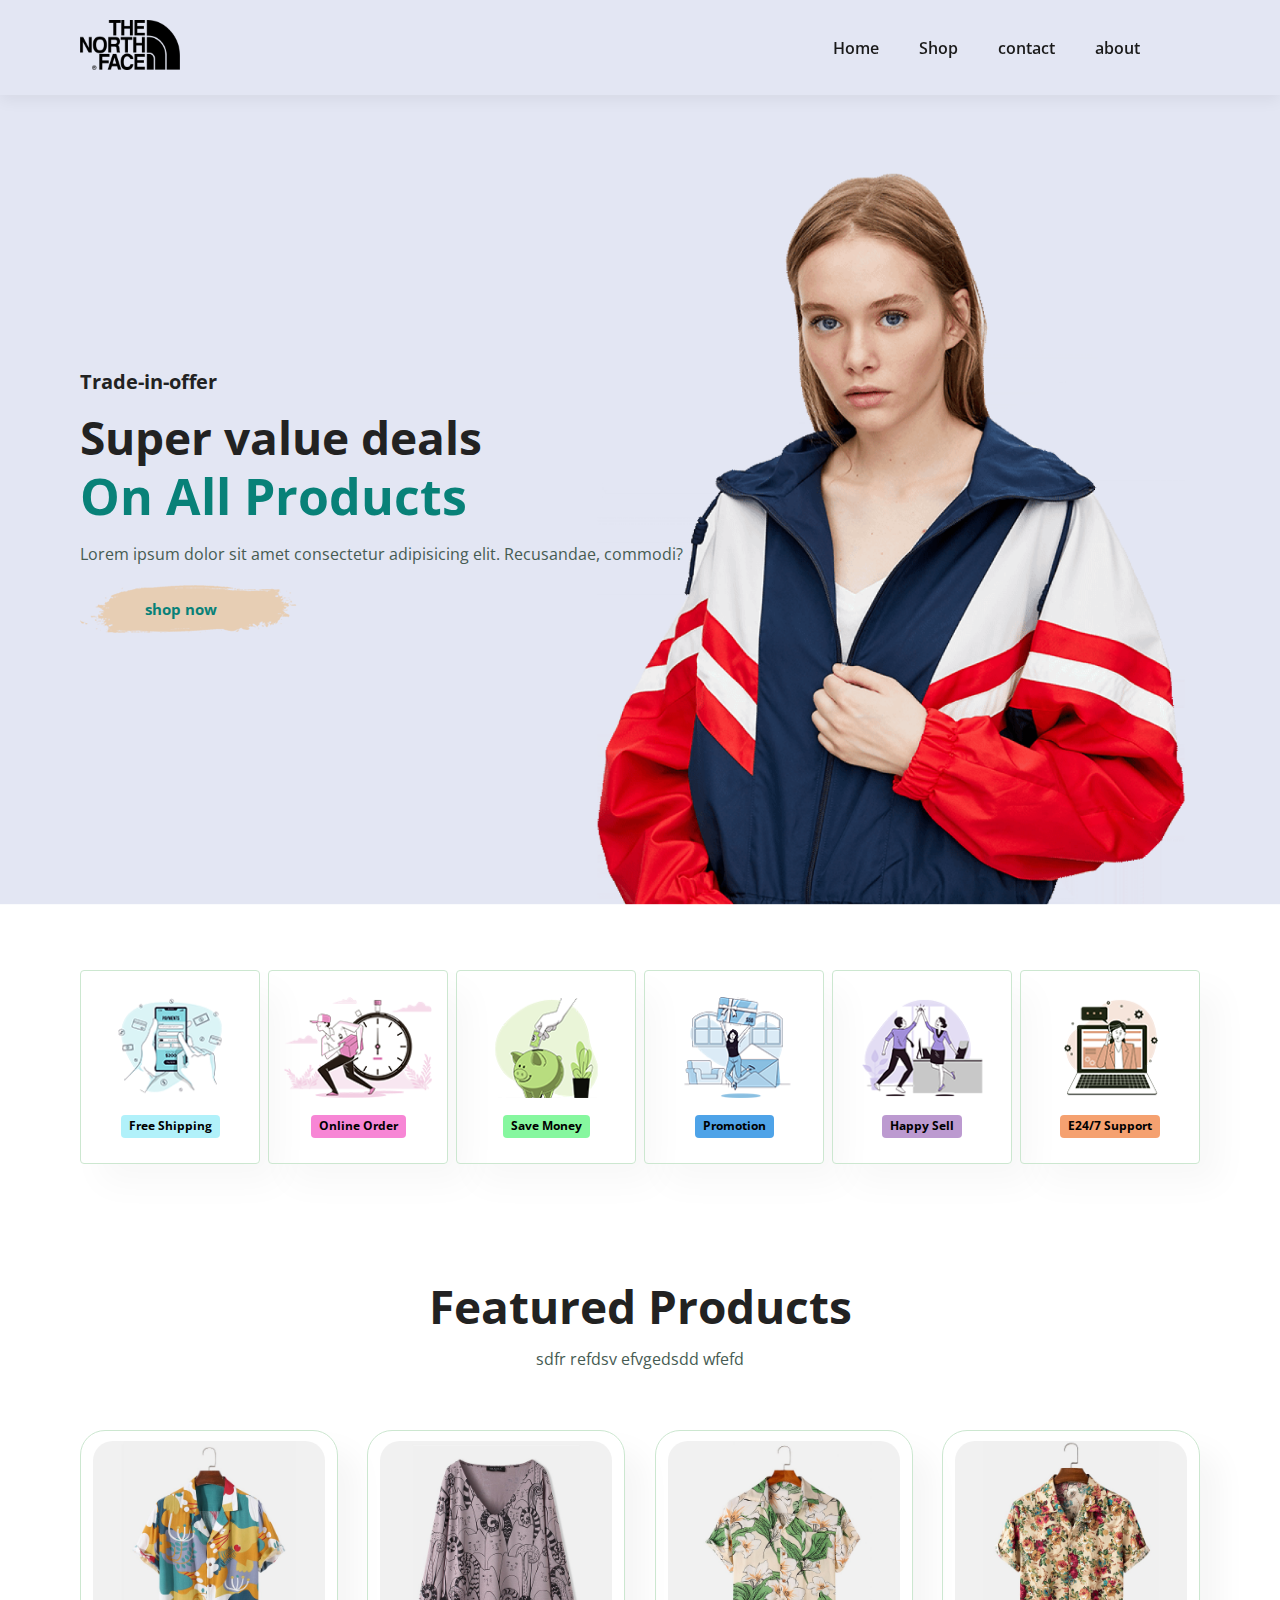
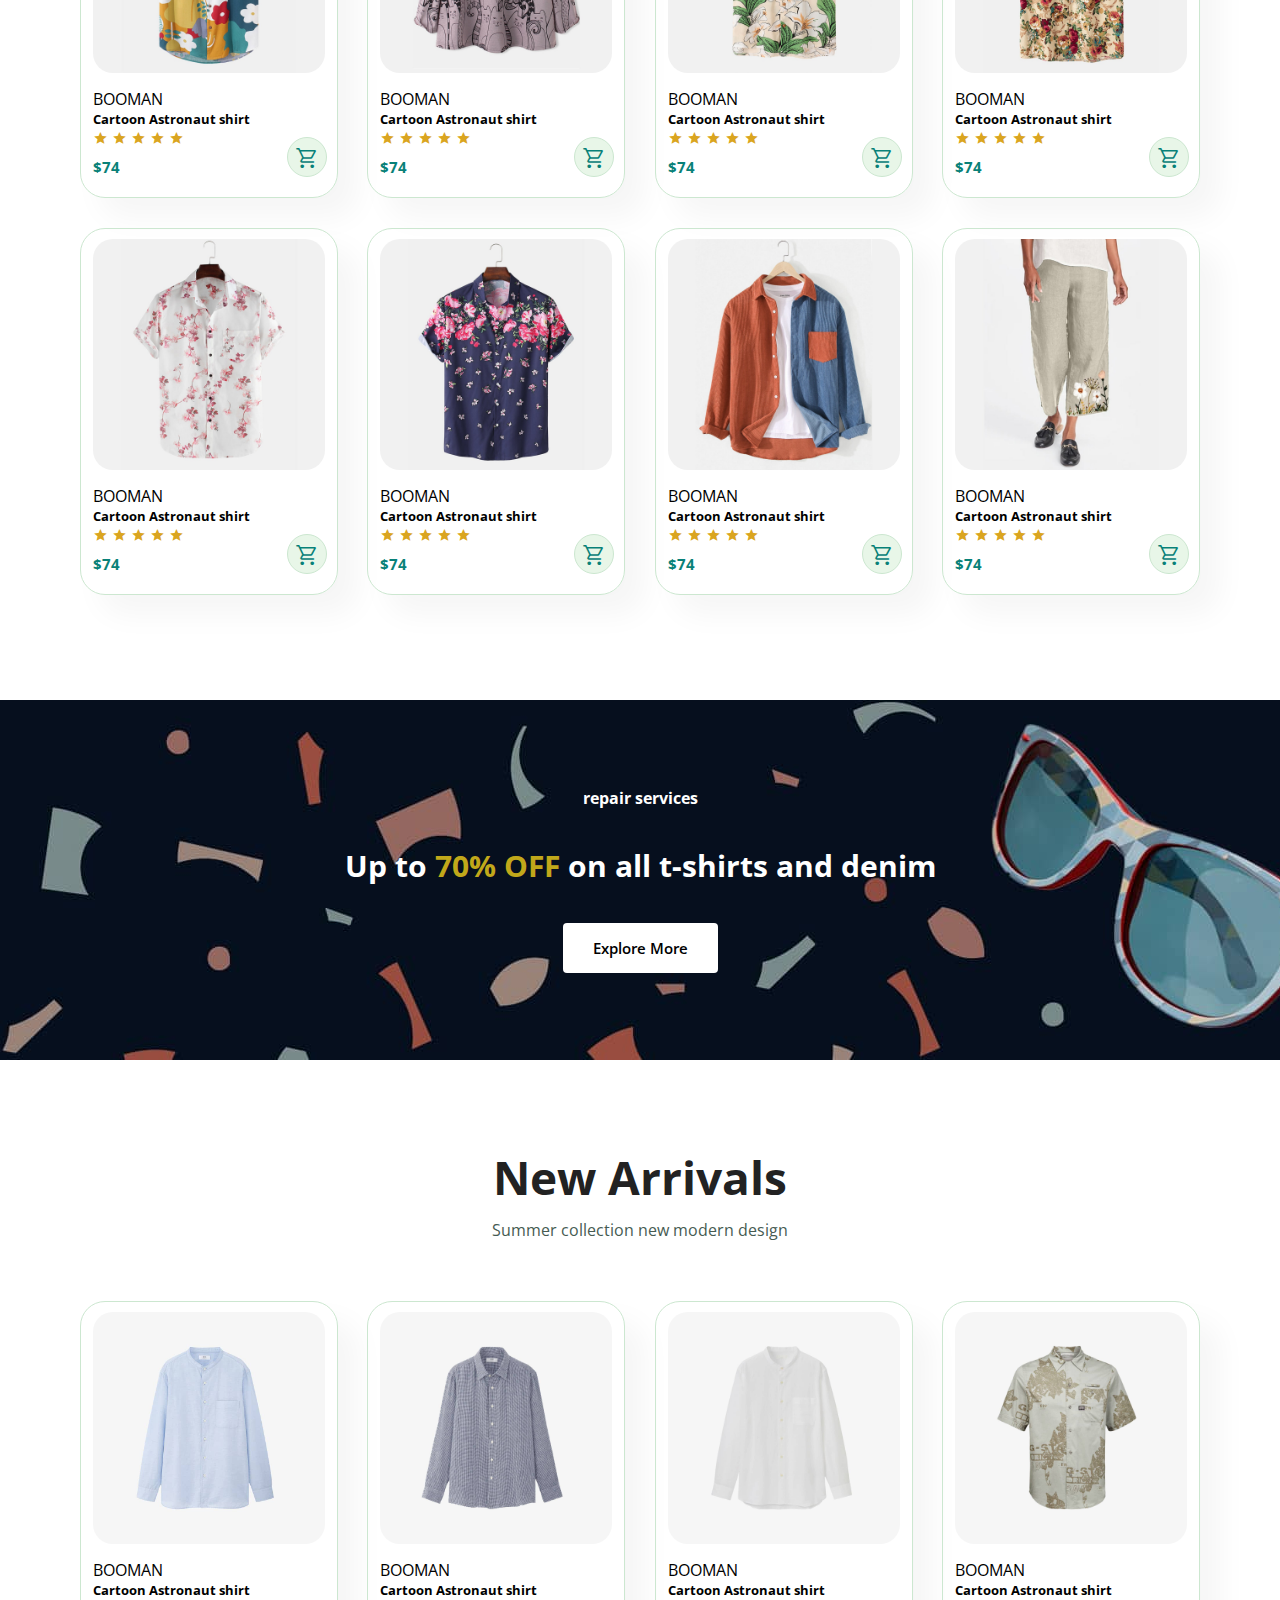
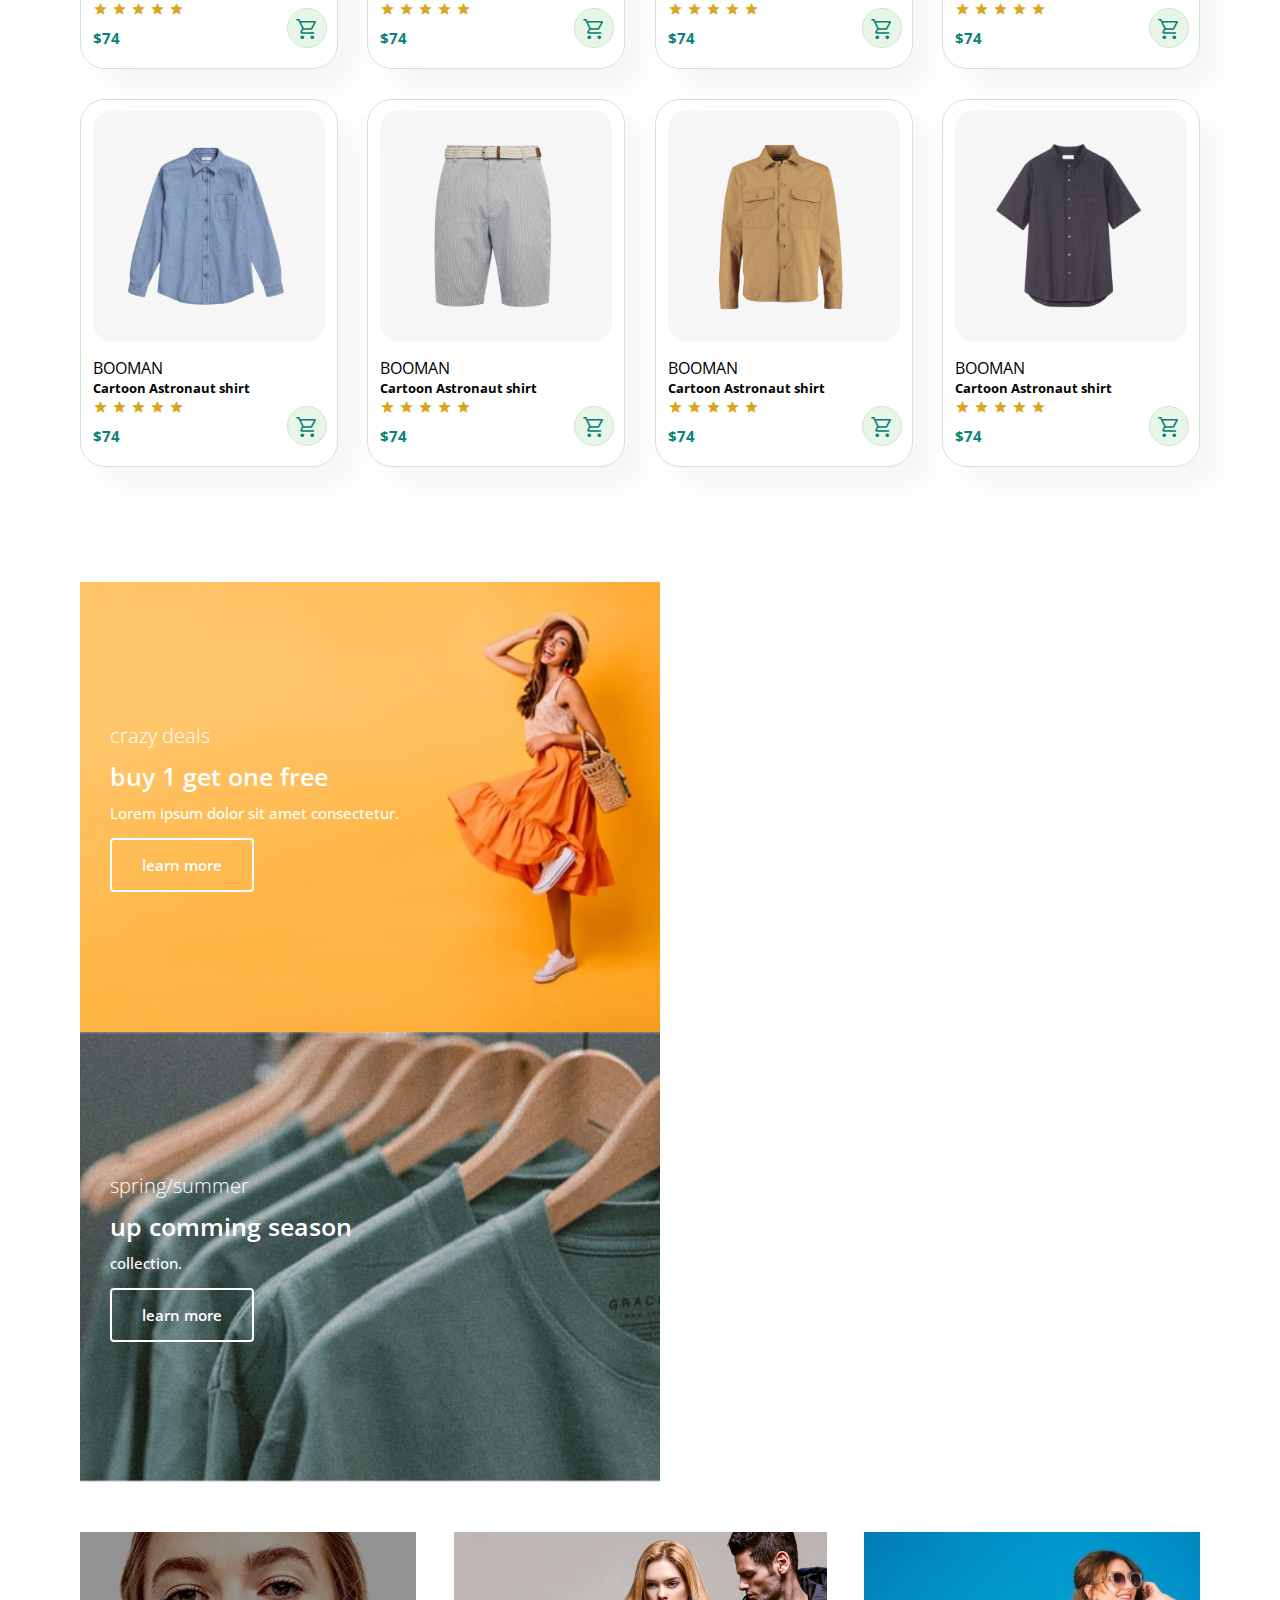
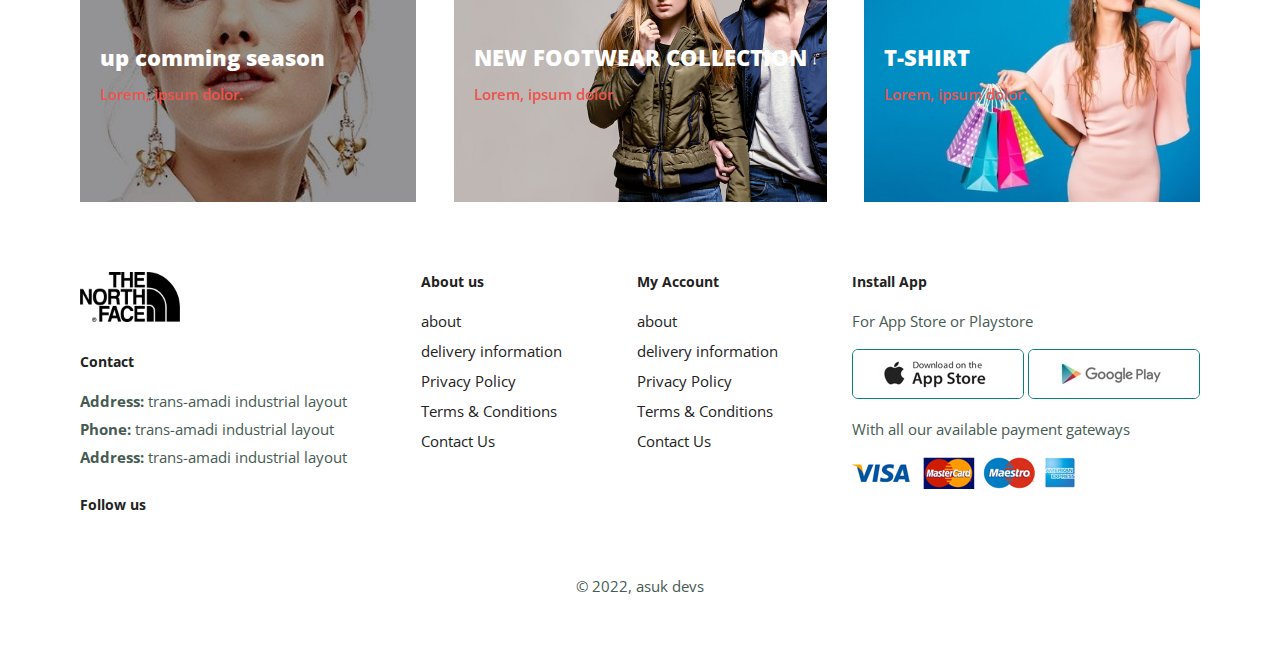
<file: index.html>
<!DOCTYPE html>
<html lang="en">
<head>
    <meta charset="UTF-8">
    <meta http-equiv="X-UA-Compatible" content="IE=edge">
    <meta name="viewport" content="width=device-width, initial-scale=1.0">
    <title>ShopRegi</title>
    <link rel='stylesheet' href='https://cdn-uicons.flaticon.com/uicons-bold-rounded/css/uicons-bold-rounded.css'>
    <link rel="stylesheet" href="https://fonts.googleapis.com/css2?family=Material+Symbols+Outlined:opsz,wght,FILL,GRAD@20..48,100..700,0..1,-50..200" />

    <link rel="stylesheet" href="styles.css">
</head>
<body>
    <!-- <section id="header">
        <a href="#"><img src="images/The_North_Face-logo.png" alt=""  class="logo"></a>

        <div >
        <ul id="navbar">
            <li> <a href="index.html" class="active">Home</a></li>
            <li> <a href="shop.html">Shop</a></li>
            <li> <a href="#">contact</a></li>
            <li> <a href="about.html">about</a></li>
            <li id="lg-cart"> <a href="#"><i class="fi fi-br-shopping-bag"></i></a></li>
            <a href="cart.html" id="close"><i class="fi fi-br-x"></i></a>
        </ul>
        </div>

        <div id="mobile">
            <a href="#"><i class="fi fi-br-shopping-bag"></i></a>
            <i id="bar" class="fi fi-br-menu-burger"></i>
        </div>

    </section> -->
    <app-navbar></app-navbar>

    <section id="hero">
        <h4>Trade-in-offer</h4>
        <h2>Super value deals</h2>
        <h1>On All Products</h1>
        <p>Lorem ipsum dolor sit amet consectetur adipisicing elit. Recusandae, commodi?</p>
        <button>shop now</button>

    </section>

    <section id="feature" class="section-p1">
        <div class="fe-box">
            <img src="img/features/f1.png">
            <h6>Free Shipping</h6>
        </div>
        <div class="fe-box">
            <img src="img/features/f2.png">
            <h6>Online Order</h6>
        </div>
        <div class="fe-box">
            <img src="img/features/f3.png">
            <h6>Save Money</h6>
        </div>
        <div class="fe-box">
            <img src="img/features/f4.png">
            <h6>Promotion</h6>
        </div>
        <div class="fe-box">
            <img src="img/features/f5.png">
            <h6>Happy Sell</h6>
        </div>
        <div class="fe-box">
            <img src="img/features/f6.png">
            <h6>E24/7 Support</h6>
        </div>
    </section>
    
    <section id="product" class="section-p1">
        <h2>Featured Products</h2>
        <p> sdfr refdsv efvgedsdd wfefd</p>
        <div class="pro-container">
            <div class="pro">
                <img src="img/products/f1.jpg" alt="shirt">
                <div class="des">
                    <span>BOOMAN</span>
                    <h5>Cartoon Astronaut shirt</h5>
                    <div class="star">
                        <span class="material-symbols-outlined">star</span>
                        <span class="material-symbols-outlined">star</span>
                        <span class="material-symbols-outlined">star</span>
                        <span class="material-symbols-outlined">star</span>
                        <span class="material-symbols-outlined">star</span>
                    </div>
                    <h4>$74</h4>
                </div>
                <a href="#"><span class="material-symbols-outlined cart">shopping_cart</span></a>
            </div>
            <div class="pro">
                <img src="img/products/f8.jpg" alt="shirt">
                <div class="des">
                    <span>BOOMAN</span>
                    <h5>Cartoon Astronaut shirt</h5>
                    <div class="star">
                        <span class="material-symbols-outlined">star</span>
                        <span class="material-symbols-outlined">star</span>
                        <span class="material-symbols-outlined">star</span>
                        <span class="material-symbols-outlined">star</span>
                        <span class="material-symbols-outlined">star</span>
                    </div>
                    <h4>$74</h4>
                </div>
                <a href="#"><span class="material-symbols-outlined cart">shopping_cart</span></a>
            </div>
            <div class="pro">
                <img src="img/products/f2.jpg" alt="shirt">
                <div class="des">
                    <span>BOOMAN</span>
                    <h5>Cartoon Astronaut shirt</h5>
                    <div class="star">
                        <span class="material-symbols-outlined">star</span>
                        <span class="material-symbols-outlined">star</span>
                        <span class="material-symbols-outlined">star</span>
                        <span class="material-symbols-outlined">star</span>
                        <span class="material-symbols-outlined">star</span>
                    </div>
                    <h4>$74</h4>
                </div>
                <a href="#"><span class="material-symbols-outlined cart">shopping_cart</span></a>
            </div>
            <div class="pro">
                <img src="img/products/f3.jpg" alt="shirt">
                <div class="des">
                    <span>BOOMAN</span>
                    <h5>Cartoon Astronaut shirt</h5>
                    <div class="star">
                        <span class="material-symbols-outlined">star</span>
                        <span class="material-symbols-outlined">star</span>
                        <span class="material-symbols-outlined">star</span>
                        <span class="material-symbols-outlined">star</span>
                        <span class="material-symbols-outlined">star</span>
                    </div>
                    <h4>$74</h4>
                </div>
                <a href="#"><span class="material-symbols-outlined cart">shopping_cart</span></a>
            </div>
            <div class="pro">
                <img src="img/products/f4.jpg" alt="shirt">
                <div class="des">
                    <span>BOOMAN</span>
                    <h5>Cartoon Astronaut shirt</h5>
                    <div class="star">
                        <span class="material-symbols-outlined">star</span>
                        <span class="material-symbols-outlined">star</span>
                        <span class="material-symbols-outlined">star</span>
                        <span class="material-symbols-outlined">star</span>
                        <span class="material-symbols-outlined">star</span>
                    </div>
                    <h4>$74</h4>
                </div>
                <a href="#"><span class="material-symbols-outlined cart">shopping_cart</span></a>
            </div>
            <div class="pro">
                <img src="img/products/f5.jpg" alt="shirt">
                <div class="des">
                    <span>BOOMAN</span>
                    <h5>Cartoon Astronaut shirt</h5>
                    <div class="star">
                        <span class="material-symbols-outlined">star</span>
                        <span class="material-symbols-outlined">star</span>
                        <span class="material-symbols-outlined">star</span>
                        <span class="material-symbols-outlined">star</span>
                        <span class="material-symbols-outlined">star</span>
                    </div>
                    <h4>$74</h4>
                </div>
                <a href="#"><span class="material-symbols-outlined cart">shopping_cart</span></a>
            </div>
            <div class="pro">
                <img src="img/products/f6.jpg" alt="shirt">
                <div class="des">
                    <span>BOOMAN</span>
                    <h5>Cartoon Astronaut shirt</h5>
                    <div class="star">
                        <span class="material-symbols-outlined">star</span>
                        <span class="material-symbols-outlined">star</span>
                        <span class="material-symbols-outlined">star</span>
                        <span class="material-symbols-outlined">star</span>
                        <span class="material-symbols-outlined">star</span>
                    </div>
                    <h4>$74</h4>
                </div>
                <a href="#"><span class="material-symbols-outlined cart">shopping_cart</span></a>
            </div>
            <div class="pro">
                <img src="img/products/f7.jpg" alt="shirt">
                <div class="des">
                    <span>BOOMAN</span>
                    <h5>Cartoon Astronaut shirt</h5>
                    <div class="star">
                        <span class="material-symbols-outlined">star</span>
                        <span class="material-symbols-outlined">star</span>
                        <span class="material-symbols-outlined">star</span>
                        <span class="material-symbols-outlined">star</span>
                        <span class="material-symbols-outlined">star</span>
                    </div>
                    <h4>$74</h4>
                </div>
                <a href="#"><span class="material-symbols-outlined cart">shopping_cart</span></a>
            </div>
        </div>

    </section>

    <section id="banner" class="section-m1">
        <h4> repair services</h4>
        <h2>Up to <span>70% OFF</span>  on all t-shirts and denim</h2>
        <button class="normal"> Explore More</button>
    </section>

    <section id="product" class="section-p1">
        <h2>New Arrivals</h2>
        <p> Summer collection new modern design</p>
        <div class="pro-container">
            <div class="pro">
                <img src="img/products/n1.jpg" alt="shirt">
                <div class="des">
                    <span>BOOMAN</span>
                    <h5>Cartoon Astronaut shirt</h5>
                    <div class="star">
                        <span class="material-symbols-outlined">star</span>
                        <span class="material-symbols-outlined">star</span>
                        <span class="material-symbols-outlined">star</span>
                        <span class="material-symbols-outlined">star</span>
                        <span class="material-symbols-outlined">star</span>
                    </div>
                    <h4>$74</h4>
                </div>
                <a href="#"><span class="material-symbols-outlined cart">shopping_cart</span></a>
            </div>
            <div class="pro">
                <img src="img/products/n2.jpg" alt="shirt">
                <div class="des">
                    <span>BOOMAN</span>
                    <h5>Cartoon Astronaut shirt</h5>
                    <div class="star">
                        <span class="material-symbols-outlined">star</span>
                        <span class="material-symbols-outlined">star</span>
                        <span class="material-symbols-outlined">star</span>
                        <span class="material-symbols-outlined">star</span>
                        <span class="material-symbols-outlined">star</span>
                    </div>
                    <h4>$74</h4>
                </div>
                <a href="#"><span class="material-symbols-outlined cart">shopping_cart</span></a>
            </div>
            <div class="pro">
                <img src="img/products/n3.jpg" alt="shirt">
                <div class="des">
                    <span>BOOMAN</span>
                    <h5>Cartoon Astronaut shirt</h5>
                    <div class="star">
                        <span class="material-symbols-outlined">star</span>
                        <span class="material-symbols-outlined">star</span>
                        <span class="material-symbols-outlined">star</span>
                        <span class="material-symbols-outlined">star</span>
                        <span class="material-symbols-outlined">star</span>
                    </div>
                    <h4>$74</h4>
                </div>
                <a href="#"><span class="material-symbols-outlined cart">shopping_cart</span></a>
            </div>
            <div class="pro">
                <img src="img/products/n4.jpg" alt="shirt">
                <div class="des">
                    <span>BOOMAN</span>
                    <h5>Cartoon Astronaut shirt</h5>
                    <div class="star">
                        <span class="material-symbols-outlined">star</span>
                        <span class="material-symbols-outlined">star</span>
                        <span class="material-symbols-outlined">star</span>
                        <span class="material-symbols-outlined">star</span>
                        <span class="material-symbols-outlined">star</span>
                    </div>
                    <h4>$74</h4>
                </div>
                <a href="#"><span class="material-symbols-outlined cart">shopping_cart</span></a>
            </div>
            <div class="pro">
                <img src="img/products/n5.jpg" alt="shirt">
                <div class="des">
                    <span>BOOMAN</span>
                    <h5>Cartoon Astronaut shirt</h5>
                    <div class="star">
                        <span class="material-symbols-outlined">star</span>
                        <span class="material-symbols-outlined">star</span>
                        <span class="material-symbols-outlined">star</span>
                        <span class="material-symbols-outlined">star</span>
                        <span class="material-symbols-outlined">star</span>
                    </div>
                    <h4>$74</h4>
                </div>
                <a href="#"><span class="material-symbols-outlined cart">shopping_cart</span></a>
            </div>
            <div class="pro">
                <img src="img/products/n6.jpg" alt="shirt">
                <div class="des">
                    <span>BOOMAN</span>
                    <h5>Cartoon Astronaut shirt</h5>
                    <div class="star">
                        <span class="material-symbols-outlined">star</span>
                        <span class="material-symbols-outlined">star</span>
                        <span class="material-symbols-outlined">star</span>
                        <span class="material-symbols-outlined">star</span>
                        <span class="material-symbols-outlined">star</span>
                    </div>
                    <h4>$74</h4>
                </div>
                <a href="#"><span class="material-symbols-outlined cart">shopping_cart</span></a>
            </div>
            <div class="pro">
                <img src="img/products/n7.jpg" alt="shirt">
                <div class="des">
                    <span>BOOMAN</span>
                    <h5>Cartoon Astronaut shirt</h5>
                    <div class="star">
                        <span class="material-symbols-outlined">star</span>
                        <span class="material-symbols-outlined">star</span>
                        <span class="material-symbols-outlined">star</span>
                        <span class="material-symbols-outlined">star</span>
                        <span class="material-symbols-outlined">star</span>
                    </div>
                    <h4>$74</h4>
                </div>
                <a href="#"><span class="material-symbols-outlined cart">shopping_cart</span></a>
            </div>
            <div class="pro">
                <img src="img/products/n8.jpg" alt="shirt">
                <div class="des">
                    <span>BOOMAN</span>
                    <h5>Cartoon Astronaut shirt</h5>
                    <div class="star">
                        <span class="material-symbols-outlined">star</span>
                        <span class="material-symbols-outlined">star</span>
                        <span class="material-symbols-outlined">star</span>
                        <span class="material-symbols-outlined">star</span>
                        <span class="material-symbols-outlined">star</span>
                    </div>
                    <h4>$74</h4>
                </div>
                <a href="#"><span class="material-symbols-outlined cart">shopping_cart</span></a>
            </div>
        </div>

    </section>

    <section id="sm-banner" class="section-p1"> 
        <div class="banner-box">
            <h4> crazy deals
            </h4>
            <h2>buy 1 get one free 
                 </h2>
            <span>Lorem ipsum dolor sit amet consectetur.</span>
            <button class="normal extra-bn">learn more</button>
        </div>
        <div class="banner-box">
            <h4> spring/summer
            </h4>
            <h2>up comming season 
                 </h2>
            <span>collection.</span>
            <button class="normal extra-bn">learn more</button>
        </div>
    </section>

    <section id="banner-3">
        <div class="banner-box">
            <h2>up comming season </h2>
            <h3> Lorem, ipsum dolor.</h3>
        </div>
        <div class="banner-box">
            <h2>NEW FOOTWEAR COLLECTION </h2>
            <h3> Lorem, ipsum dolor.</h3>
        </div>
        <div class="banner-box">
            <h2>T-SHIRT </h2>
            <h3> Lorem, ipsum dolor.</h3>
        </div>
    </section>

    <footer class="section-p1">
        <div class="foot">
        <div class="col">
            <img src="images/The_North_Face-logo.png" alt="" class="logo">
            <h4>Contact</h4>
            <p><strong>Address:</strong> trans-amadi industrial layout</p>
            <p><strong>Phone:</strong> trans-amadi industrial layout</p>
            <p><strong>Address:</strong> trans-amadi industrial layout</p>
            <div class="follow">
                    <h4>Follow us</h4>
                <div class="icon">
                    <i class="fi fi-brands-facebook"></i>
                    <i class="fi fi-brands-twitter"></i>
                    <i class="fi fi-brands-instagram"></i>
                    <i class="fi fi-brands-pinterest"></i>
                    <i class="fi fi-brands-youtube"></i>
                </div>
            </div>
        </div>

        <div class="col">
            <h4>About us</h4>
            
                <a href="#">about</a>
                <a href="#">delivery information</a>
                <a href="#">Privacy Policy</a>
                <a href="#">Terms & Conditions</a>
                <a href="#">Contact Us</a>

        </div>

        <div class="col">
            <h4>My Account</h4>
            
                <a href="#">about</a>
                <a href="#">delivery information</a>
                <a href="#">Privacy Policy</a>
                <a href="#">Terms & Conditions</a>
                <a href="#">Contact Us</a>
            
        </div>

        <div class="col install">
            <h4>Install App</h4>
            <p> For App Store or Playstore</p>
            <div class="row">
                <img src="img/pay/app.jpg" alt="">
                <img src="img/pay/play.jpg" alt="">
            </div>
            
            <p> With all our available payment gateways</p>
            <img src="img/pay/pay.png" alt="">
        </div>
</div>
       <div class="copyright">
            <p>© 2022, asuk devs</p>
        </div>
        
    </footer>
     
    <script src=" index.js"></script>
</body>
</html>
</file>
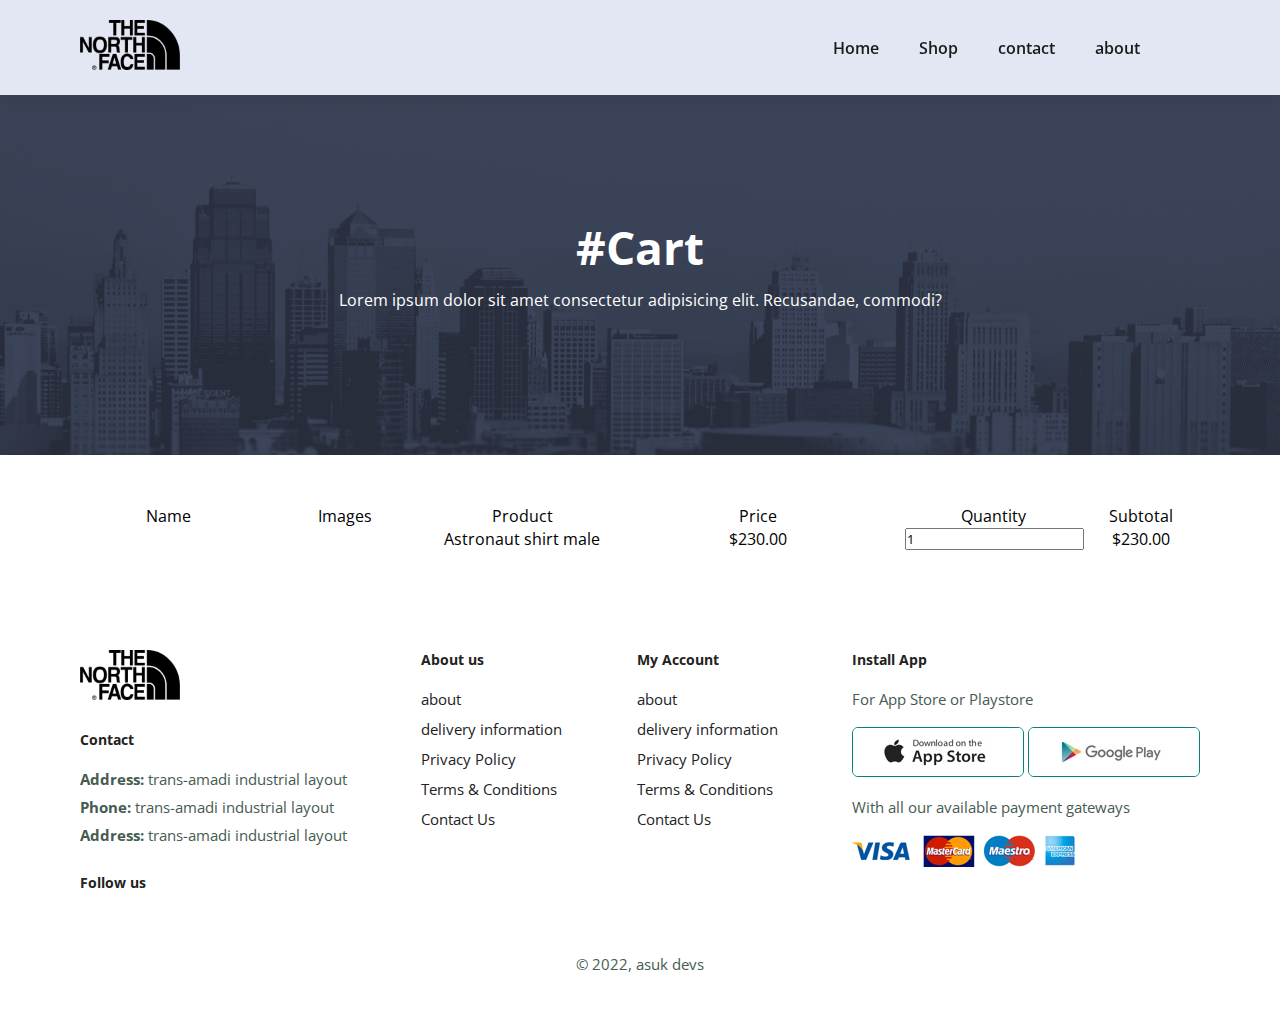
<file: cart.html>
<!DOCTYPE html>
<html lang="en">
<head>
    <meta charset="UTF-8">
    <meta http-equiv="X-UA-Compatible" content="IE=edge">
    <meta name="viewport" content="width=device-width, initial-scale=1.0">
    <title>ShopRegi | Cart</title>
    <link rel='stylesheet' href='https://cdn-uicons.flaticon.com/uicons-bold-rounded/css/uicons-bold-rounded.css'>
    <link rel="stylesheet" href="https://fonts.googleapis.com/css2?family=Material+Symbols+Outlined:opsz,wght,FILL,GRAD@20..48,100..700,0..1,-50..200" />

    <link rel="stylesheet" href="styles.css">
</head>
<body>
    <app-navbar></app-navbar>

    <section id="about-header">
        
        <h2>#Cart <i class="fi fi-br-shopping-bag"></i></h2>

        <p>Lorem ipsum dolor sit amet consectetur adipisicing elit. Recusandae, commodi?</p>

    </section>

    <section id="cart" class="section-p1">
        <table width="100%">
            <thead>
                <tr>
                    <td>Name</td>
                    <td>Images</td>
                    <td>Product</td>
                    <td>Price</td>
                    <td>Quantity</td>
                    <td>Subtotal </td>
                </tr>
            </thead>
            <tbody>
                <tr class="items">
                    <td><a href="#"><i class="fi fi-br-cross-circle"></i></a></td>
                    <td id="img"></td>
                    <td>Astronaut shirt male</td>
                    <td>$230.00</td>
                    <td><input type="number" name="" id="" value="1"></td>
                    <td>$230.00 </td>
                </tr>
            </tbody>
        </table>
    </section>

    <footer class="section-p1">
        <div class="foot">
        <div class="col">
            <img src="images/The_North_Face-logo.png" alt="" class="logo">
            <h4>Contact</h4>
            <p><strong>Address:</strong> trans-amadi industrial layout</p>
            <p><strong>Phone:</strong> trans-amadi industrial layout</p>
            <p><strong>Address:</strong> trans-amadi industrial layout</p>
            <div class="follow">
                    <h4>Follow us</h4>
                <div class="icon">
                    <i class="fi fi-brands-facebook"></i>
                    <i class="fi fi-brands-twitter"></i>
                    <i class="fi fi-brands-instagram"></i>
                    <i class="fi fi-brands-pinterest"></i>
                    <i class="fi fi-brands-youtube"></i>
                </div>
            </div>
        </div>

        <div class="col">
            <h4>About us</h4>
            
                <a href="#">about</a>
                <a href="#">delivery information</a>
                <a href="#">Privacy Policy</a>
                <a href="#">Terms & Conditions</a>
                <a href="#">Contact Us</a>

        </div>

        <div class="col">
            <h4>My Account</h4>
            
                <a href="#">about</a>
                <a href="#">delivery information</a>
                <a href="#">Privacy Policy</a>
                <a href="#">Terms & Conditions</a>
                <a href="#">Contact Us</a>
            
        </div>

        <div class="col install">
            <h4>Install App</h4>
            <p> For App Store or Playstore</p>
            <div class="row">
                <img src="img/pay/app.jpg" alt="">
                <img src="img/pay/play.jpg" alt="">
            </div>
            
            <p> With all our available payment gateways</p>
            <img src="img/pay/pay.png" alt="">
        </div>
</div>
       <div class="copyright">
            <p>© 2022, asuk devs</p>
        </div>
        
    </footer>
     
    <script src=" index.js"></script>
</body>
</html>
</file>
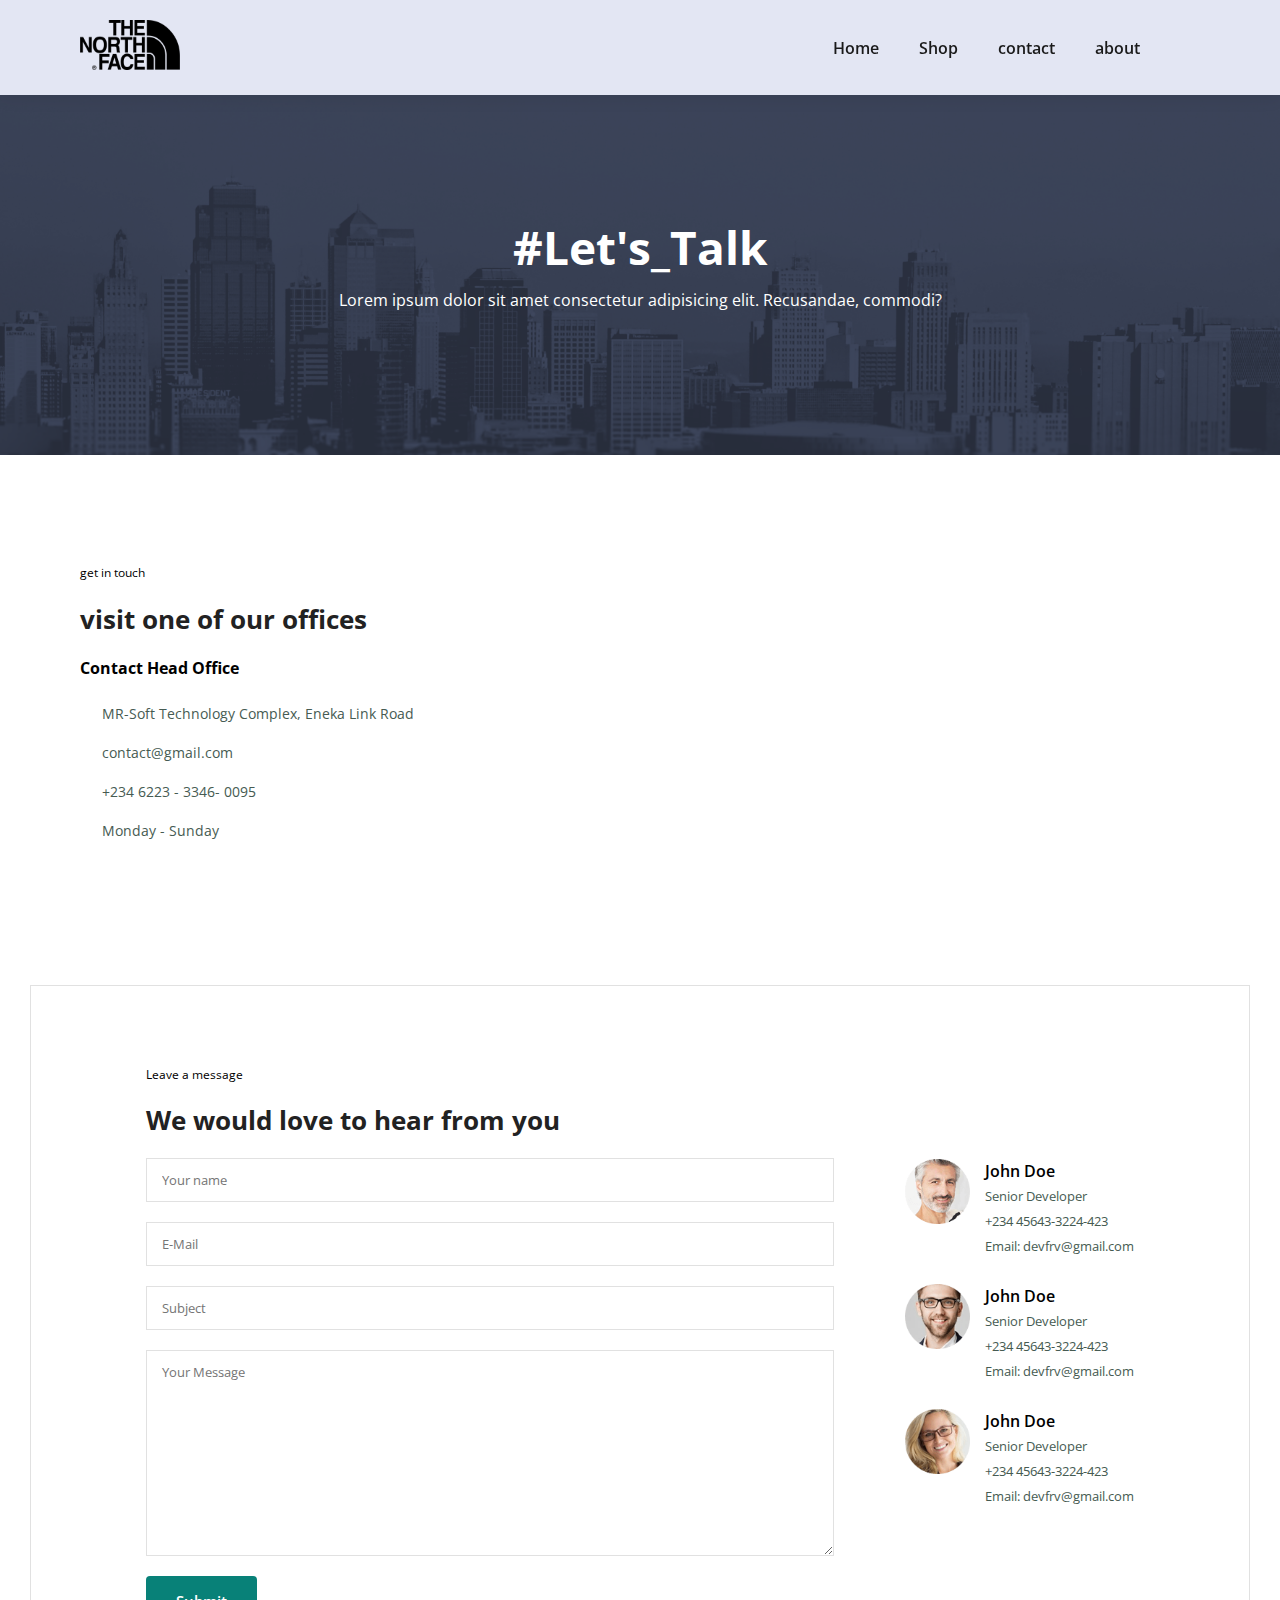
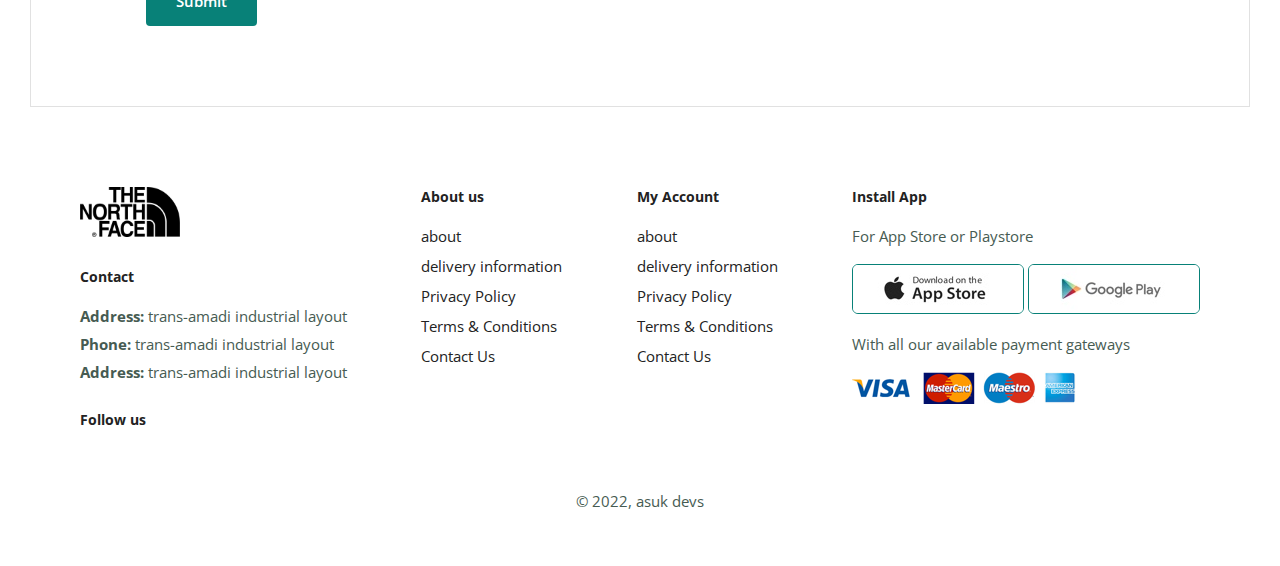
<file: contact.html>
<!DOCTYPE html>
<html lang="en">
<head>
    <meta charset="UTF-8">
    <meta http-equiv="X-UA-Compatible" content="IE=edge">
    <meta name="viewport" content="width=device-width, initial-scale=1.0">
    <title>ShopRegi | Shop</title>
    <link rel='stylesheet' href='https://cdn-uicons.flaticon.com/uicons-bold-rounded/css/uicons-bold-rounded.css'>
    <link rel="stylesheet" href="https://fonts.googleapis.com/css2?family=Material+Symbols+Outlined:opsz,wght,FILL,GRAD@20..48,100..700,0..1,-50..200" />

    <link rel="stylesheet" href="styles.css">
</head>
<body>
    <app-navbar></app-navbar>

    <section id="about-header">
        
        <h2>#Let's_Talk</h2>

        <p>Lorem ipsum dolor sit amet consectetur adipisicing elit. Recusandae, commodi?</p>

    </section>

    <section id="contact_detials" class="section-p1">
        <div class="detials">
            <span>get in touch</span>
            <h2>visit one of our offices</h2>
            <h3>Contact Head Office</h3>
        
            <div class="">
                <li><i class="fi fi-br-map"></i>
                    <p>MR-Soft Technology Complex, Eneka Link Road </p>
                </li>
                <li><i class="fi fi-br-envelope-open"></i>
                    <p>contact@gmail.com </p>
                </li>
                <li><i class="fi fi-br-phone-call"></i>
                    <p>+234 6223 - 3346- 0095</p>
                </li>
                <li><i class="fi fi-br-clock"></i>
                    <p>Monday - Sunday </p>
                </li>
            </div>
        </div>
        <div class="map">
            <iframe src="https://www.google.com/maps/embed?pb=!1m18!1m12!1m3!1d3975.8377840483836!2d7
            .032905314293767!3d4.797885542144274!2m3!1f0!2f0!3f0!3m2!1i1024!2i768!4f13
            .1!3m3!1m2!1s0x1069cc426b4738e3%3A0x8b3f67225528c1bf!2sTrans%20Amadi%20Gardens!5e0!3m2!1sen!2sng!4v1667903981756!5m2!1sen!2sng"
             width="600" height="450" style="border:0;" allowfullscreen="" loading="lazy" referrerpolicy="no-referrer-when-downgrade"></iframe>
        </div>
    </section>
    
    <section id="form-details">
        <form action="">
            <span>Leave a message</span>
            <h2>We would love to hear from you</h2>
            <input type="text"  placeholder="Your name">
            <input type="email"  placeholder="E-Mail">
            <input type="text"  placeholder="Subject">
            <textarea name="" id="" cols="30" rows="10" placeholder="Your Message"></textarea>
            <button class="normal">Submit</button>
        </form>

        <div class="people">
            <div class="">
                <img src="img/people/1.png" alt="">
                <P><span>John Doe</span> Senior Developer<br>+234 45643-3224-423 <br>
                Email: devfrv@gmail.com</P>
            </div>
            <div class="">
                <img src="img/people/2.png" alt="">
                <P><span>John Doe</span> Senior Developer<br>+234 45643-3224-423 <br>
                Email: devfrv@gmail.com</P>
            </div>
            <div class="">
                <img src="img/people/3.png" alt="">
                <P><span>John Doe</span> Senior Developer<br>+234 45643-3224-423 <br>
                Email: devfrv@gmail.com</P>
            </div>
        </div>
    </section>

    <footer class="section-p1">
        <div class="foot">
        <div class="col">
            <img src="images/The_North_Face-logo.png" alt="" class="logo">
            <h4>Contact</h4>
            <p><strong>Address:</strong> trans-amadi industrial layout</p>
            <p><strong>Phone:</strong> trans-amadi industrial layout</p>
            <p><strong>Address:</strong> trans-amadi industrial layout</p>
            <div class="follow">
                    <h4>Follow us</h4>
                <div class="icon">
                    <i class="fi fi-brands-facebook"></i>
                    <i class="fi fi-brands-twitter"></i>
                    <i class="fi fi-brands-instagram"></i>
                    <i class="fi fi-brands-pinterest"></i>
                    <i class="fi fi-brands-youtube"></i>
                </div>
            </div>
        </div>

        <div class="col">
            <h4>About us</h4>
            
                <a href="#">about</a>
                <a href="#">delivery information</a>
                <a href="#">Privacy Policy</a>
                <a href="#">Terms & Conditions</a>
                <a href="#">Contact Us</a>

        </div>

        <div class="col">
            <h4>My Account</h4>
            
                <a href="#">about</a>
                <a href="#">delivery information</a>
                <a href="#">Privacy Policy</a>
                <a href="#">Terms & Conditions</a>
                <a href="#">Contact Us</a>
            
        </div>

        <div class="col install">
            <h4>Install App</h4>
            <p> For App Store or Playstore</p>
            <div class="row">
                <img src="img/pay/app.jpg" alt="">
                <img src="img/pay/play.jpg" alt="">
            </div>
            
            <p> With all our available payment gateways</p>
            <img src="img/pay/pay.png" alt="">
        </div>
</div>
       <div class="copyright">
            <p>© 2022, asuk devs</p>
        </div>
        
    </footer>
     
    <script src=" index.js"></script>
</body>
</html>
</file>
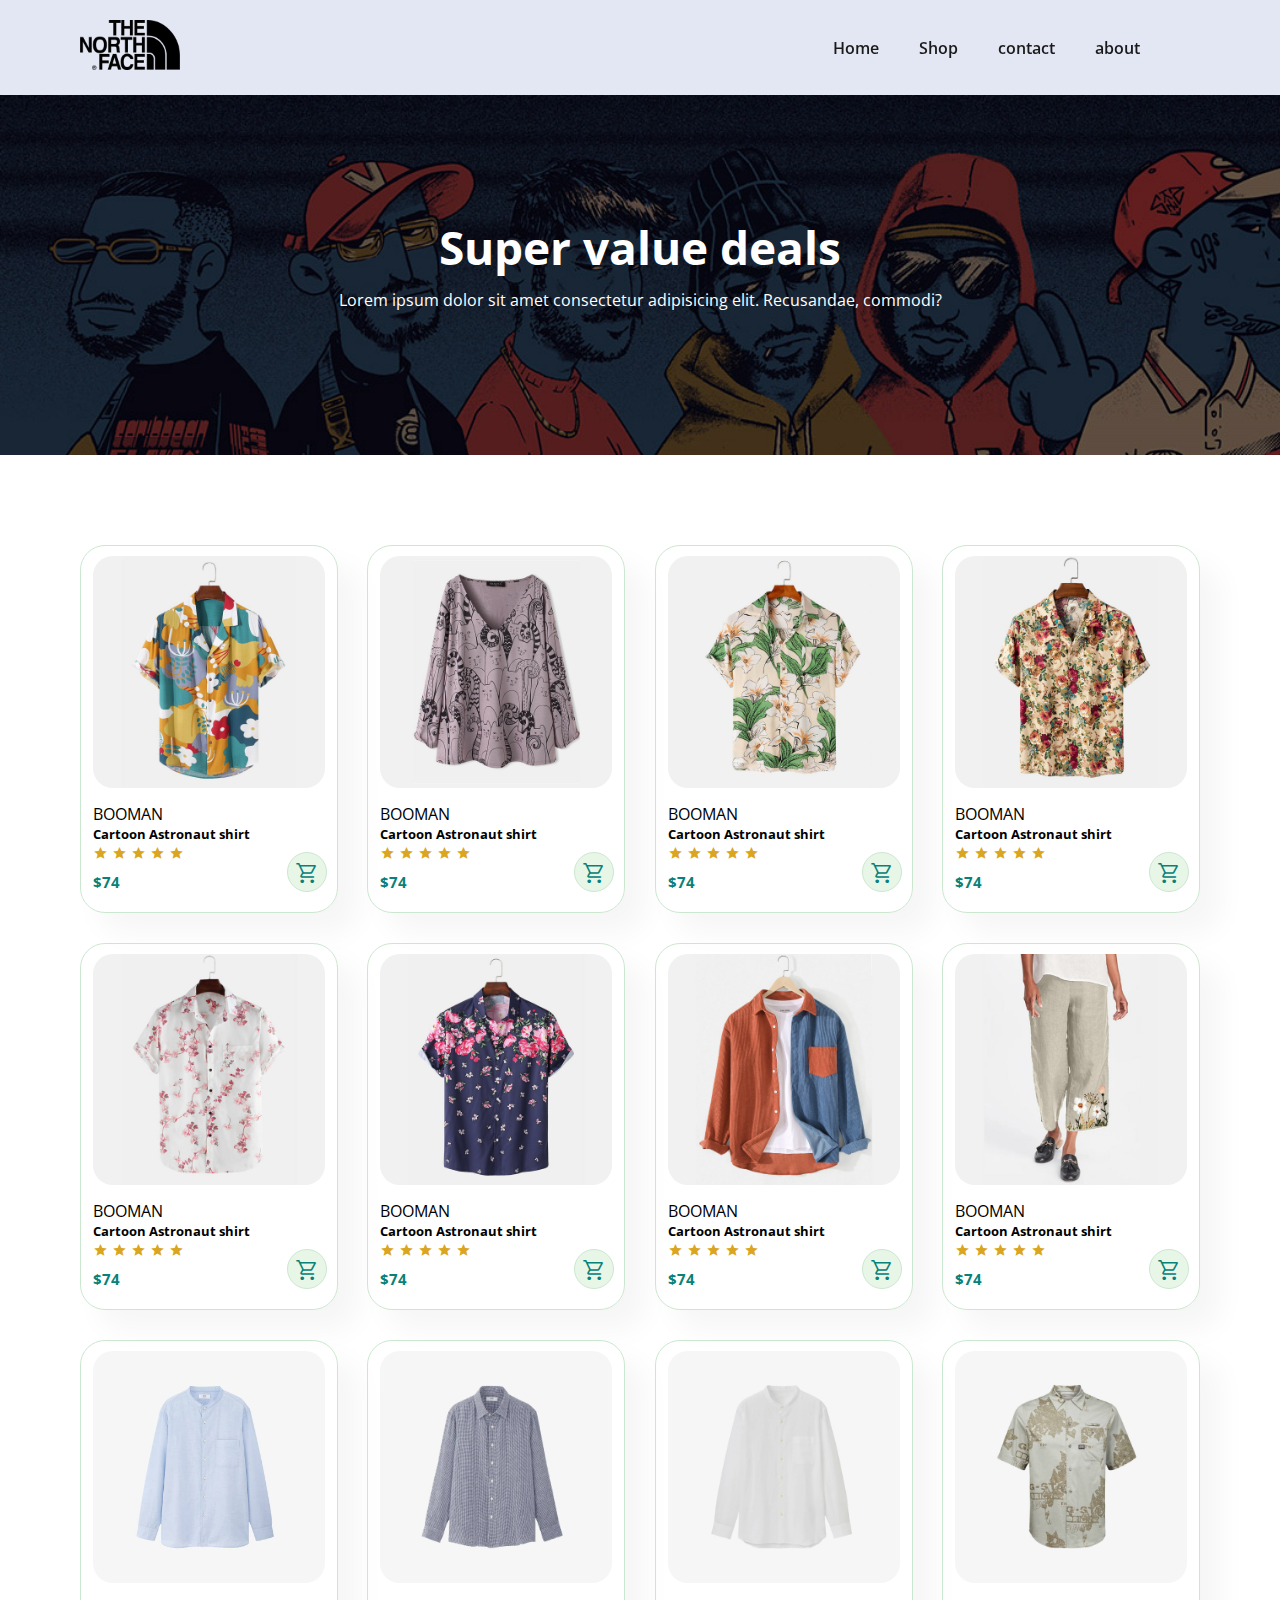
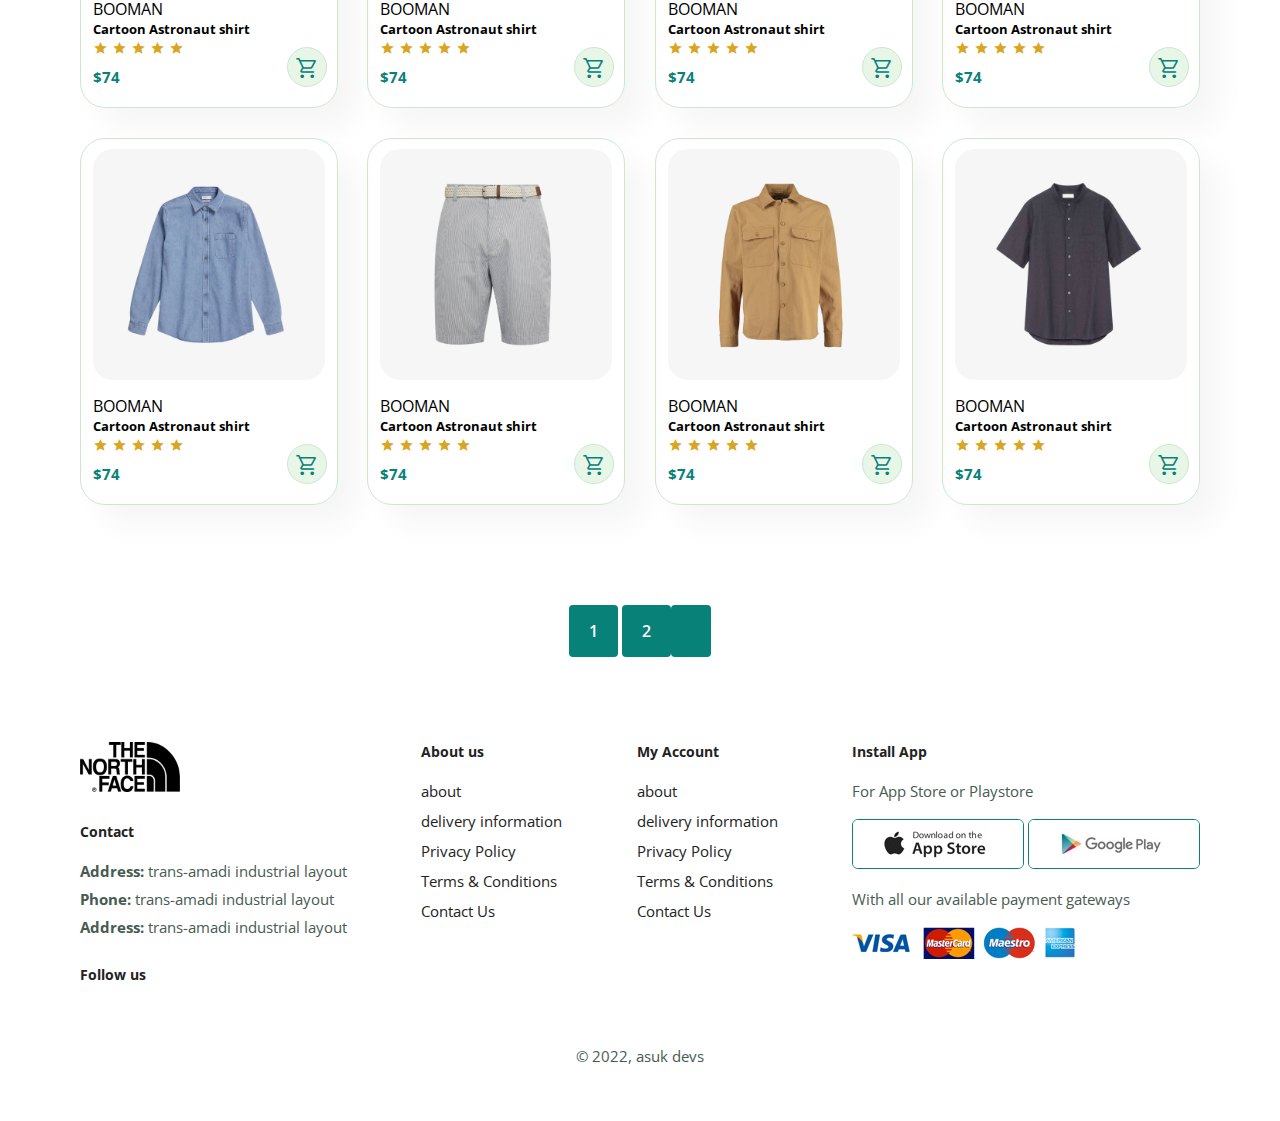
<file: shop.html>
<!DOCTYPE html>
<html lang="en">
  <head>
    <meta charset="UTF-8" />
    <meta http-equiv="X-UA-Compatible" content="IE=edge" />
    <meta name="viewport" content="width=device-width, initial-scale=1.0" />
    <title>ShopRegi | Shop</title>
    <link
      rel="stylesheet"
      href="https://cdn-uicons.flaticon.com/uicons-bold-rounded/css/uicons-bold-rounded.css"
    />
    <link
      rel="stylesheet"
      href="https://fonts.googleapis.com/css2?family=Material+Symbols+Outlined:opsz,wght,FILL,GRAD@20..48,100..700,0..1,-50..200"
    />

    <link rel="stylesheet" href="styles.css" />
  </head>
  <body>
    <app-navbar></app-navbar>

    <section id="page-header">
      <h2>Super value deals</h2>

      <p>
        Lorem ipsum dolor sit amet consectetur adipisicing elit. Recusandae,
        commodi?
      </p>
    </section>

    <section id="product" class="section-p1">
      <div class="pro-container">
        <div class="pro" onclick="window.location.href='sproduct.html';">
          <img src="img/products/f1.jpg" alt="shirt" />
          <div class="des">
            <span>BOOMAN</span>
            <h5 class="proname">Cartoon Astronaut shirt</h5>
            <div class="star">
              <span class="material-symbols-outlined">star</span>
              <span class="material-symbols-outlined">star</span>
              <span class="material-symbols-outlined">star</span>
              <span class="material-symbols-outlined">star</span>
              <span class="material-symbols-outlined">star</span>
            </div>
            <h4 class="proprice">$74</h4>
          </div>
          <a href="#"
            ><span class="material-symbols-outlined cart"
              >shopping_cart</span
            ></a
          >
        </div>
        <div class="pro">
          <img src="img/products/f8.jpg" alt="shirt" />
          <div class="des">
            <span>BOOMAN</span>
            <h5>Cartoon Astronaut shirt</h5>
            <div class="star">
              <span class="material-symbols-outlined">star</span>
              <span class="material-symbols-outlined">star</span>
              <span class="material-symbols-outlined">star</span>
              <span class="material-symbols-outlined">star</span>
              <span class="material-symbols-outlined">star</span>
            </div>
            <h4>$74</h4>
          </div>
          <a href="#"
            ><span class="material-symbols-outlined cart"
              >shopping_cart</span
            ></a
          >
        </div>
        <div class="pro">
          <img src="img/products/f2.jpg" alt="shirt" />
          <div class="des">
            <span>BOOMAN</span>
            <h5>Cartoon Astronaut shirt</h5>
            <div class="star">
              <span class="material-symbols-outlined">star</span>
              <span class="material-symbols-outlined">star</span>
              <span class="material-symbols-outlined">star</span>
              <span class="material-symbols-outlined">star</span>
              <span class="material-symbols-outlined">star</span>
            </div>
            <h4>$74</h4>
          </div>
          <a href="#"
            ><span class="material-symbols-outlined cart"
              >shopping_cart</span
            ></a
          >
        </div>
        <div class="pro">
          <img src="img/products/f3.jpg" alt="shirt" />
          <div class="des">
            <span>BOOMAN</span>
            <h5>Cartoon Astronaut shirt</h5>
            <div class="star">
              <span class="material-symbols-outlined">star</span>
              <span class="material-symbols-outlined">star</span>
              <span class="material-symbols-outlined">star</span>
              <span class="material-symbols-outlined">star</span>
              <span class="material-symbols-outlined">star</span>
            </div>
            <h4>$74</h4>
          </div>
          <a href="#"
            ><span class="material-symbols-outlined cart"
              >shopping_cart</span
            ></a
          >
        </div>
        <div class="pro">
          <img src="img/products/f4.jpg" alt="shirt" />
          <div class="des">
            <span>BOOMAN</span>
            <h5>Cartoon Astronaut shirt</h5>
            <div class="star">
              <span class="material-symbols-outlined">star</span>
              <span class="material-symbols-outlined">star</span>
              <span class="material-symbols-outlined">star</span>
              <span class="material-symbols-outlined">star</span>
              <span class="material-symbols-outlined">star</span>
            </div>
            <h4>$74</h4>
          </div>
          <a href="#"
            ><span class="material-symbols-outlined cart"
              >shopping_cart</span
            ></a
          >
        </div>
        <div class="pro">
          <img src="img/products/f5.jpg" alt="shirt" />
          <div class="des">
            <span>BOOMAN</span>
            <h5>Cartoon Astronaut shirt</h5>
            <div class="star">
              <span class="material-symbols-outlined">star</span>
              <span class="material-symbols-outlined">star</span>
              <span class="material-symbols-outlined">star</span>
              <span class="material-symbols-outlined">star</span>
              <span class="material-symbols-outlined">star</span>
            </div>
            <h4>$74</h4>
          </div>
          <a href="#"
            ><span class="material-symbols-outlined cart"
              >shopping_cart</span
            ></a
          >
        </div>
        <div class="pro">
          <img src="img/products/f6.jpg" alt="shirt" />
          <div class="des">
            <span>BOOMAN</span>
            <h5>Cartoon Astronaut shirt</h5>
            <div class="star">
              <span class="material-symbols-outlined">star</span>
              <span class="material-symbols-outlined">star</span>
              <span class="material-symbols-outlined">star</span>
              <span class="material-symbols-outlined">star</span>
              <span class="material-symbols-outlined">star</span>
            </div>
            <h4>$74</h4>
          </div>
          <a href="#"
            ><span class="material-symbols-outlined cart"
              >shopping_cart</span
            ></a
          >
        </div>
        <div class="pro">
          <img src="img/products/f7.jpg" alt="shirt" />
          <div class="des">
            <span>BOOMAN</span>
            <h5>Cartoon Astronaut shirt</h5>
            <div class="star">
              <span class="material-symbols-outlined">star</span>
              <span class="material-symbols-outlined">star</span>
              <span class="material-symbols-outlined">star</span>
              <span class="material-symbols-outlined">star</span>
              <span class="material-symbols-outlined">star</span>
            </div>
            <h4>$74</h4>
          </div>
          <a href="#"
            ><span class="material-symbols-outlined cart"
              >shopping_cart</span
            ></a
          >
        </div>
        <div class="pro">
          <img src="img/products/n1.jpg" alt="shirt" />
          <div class="des">
            <span>BOOMAN</span>
            <h5>Cartoon Astronaut shirt</h5>
            <div class="star">
              <span class="material-symbols-outlined">star</span>
              <span class="material-symbols-outlined">star</span>
              <span class="material-symbols-outlined">star</span>
              <span class="material-symbols-outlined">star</span>
              <span class="material-symbols-outlined">star</span>
            </div>
            <h4>$74</h4>
          </div>
          <a href="#"
            ><span class="material-symbols-outlined cart"
              >shopping_cart</span
            ></a
          >
        </div>
        <div class="pro">
          <img src="img/products/n2.jpg" alt="shirt" />
          <div class="des">
            <span>BOOMAN</span>
            <h5>Cartoon Astronaut shirt</h5>
            <div class="star">
              <span class="material-symbols-outlined">star</span>
              <span class="material-symbols-outlined">star</span>
              <span class="material-symbols-outlined">star</span>
              <span class="material-symbols-outlined">star</span>
              <span class="material-symbols-outlined">star</span>
            </div>
            <h4>$74</h4>
          </div>
          <a href="#"
            ><span class="material-symbols-outlined cart"
              >shopping_cart</span
            ></a
          >
        </div>
        <div class="pro">
          <img src="img/products/n3.jpg" alt="shirt" />
          <div class="des">
            <span>BOOMAN</span>
            <h5>Cartoon Astronaut shirt</h5>
            <div class="star">
              <span class="material-symbols-outlined">star</span>
              <span class="material-symbols-outlined">star</span>
              <span class="material-symbols-outlined">star</span>
              <span class="material-symbols-outlined">star</span>
              <span class="material-symbols-outlined">star</span>
            </div>
            <h4>$74</h4>
          </div>
          <a href="#"
            ><span class="material-symbols-outlined cart"
              >shopping_cart</span
            ></a
          >
        </div>
        <div class="pro">
          <img src="img/products/n4.jpg" alt="shirt" />
          <div class="des">
            <span>BOOMAN</span>
            <h5>Cartoon Astronaut shirt</h5>
            <div class="star">
              <span class="material-symbols-outlined">star</span>
              <span class="material-symbols-outlined">star</span>
              <span class="material-symbols-outlined">star</span>
              <span class="material-symbols-outlined">star</span>
              <span class="material-symbols-outlined">star</span>
            </div>
            <h4>$74</h4>
          </div>
          <a href="#"
            ><span class="material-symbols-outlined cart"
              >shopping_cart</span
            ></a
          >
        </div>
        <div class="pro">
          <img src="img/products/n5.jpg" alt="shirt" />
          <div class="des">
            <span>BOOMAN</span>
            <h5>Cartoon Astronaut shirt</h5>
            <div class="star">
              <span class="material-symbols-outlined">star</span>
              <span class="material-symbols-outlined">star</span>
              <span class="material-symbols-outlined">star</span>
              <span class="material-symbols-outlined">star</span>
              <span class="material-symbols-outlined">star</span>
            </div>
            <h4>$74</h4>
          </div>
          <a href="#"
            ><span class="material-symbols-outlined cart"
              >shopping_cart</span
            ></a
          >
        </div>
        <div class="pro">
          <img src="img/products/n6.jpg" alt="shirt" />
          <div class="des">
            <span>BOOMAN</span>
            <h5>Cartoon Astronaut shirt</h5>
            <div class="star">
              <span class="material-symbols-outlined">star</span>
              <span class="material-symbols-outlined">star</span>
              <span class="material-symbols-outlined">star</span>
              <span class="material-symbols-outlined">star</span>
              <span class="material-symbols-outlined">star</span>
            </div>
            <h4>$74</h4>
          </div>
          <a href="#"
            ><span class="material-symbols-outlined cart"
              >shopping_cart</span
            ></a
          >
        </div>
        <div class="pro">
          <img src="img/products/n7.jpg" alt="shirt" />
          <div class="des">
            <span>BOOMAN</span>
            <h5>Cartoon Astronaut shirt</h5>
            <div class="star">
              <span class="material-symbols-outlined">star</span>
              <span class="material-symbols-outlined">star</span>
              <span class="material-symbols-outlined">star</span>
              <span class="material-symbols-outlined">star</span>
              <span class="material-symbols-outlined">star</span>
            </div>
            <h4>$74</h4>
          </div>
          <a href="#"
            ><span class="material-symbols-outlined cart"
              >shopping_cart</span
            ></a
          >
        </div>
        <div class="pro">
          <img src="img/products/n8.jpg" alt="shirt" />
          <div class="des">
            <span>BOOMAN</span>
            <h5>Cartoon Astronaut shirt</h5>
            <div class="star">
              <span class="material-symbols-outlined">star</span>
              <span class="material-symbols-outlined">star</span>
              <span class="material-symbols-outlined">star</span>
              <span class="material-symbols-outlined">star</span>
              <span class="material-symbols-outlined">star</span>
            </div>
            <h4>$74</h4>
          </div>
          <a href="#"
            ><span class="material-symbols-outlined cart"
              >shopping_cart</span
            ></a
          >
        </div>
      </div>
    </section>

    <section id="pagenation" class="section-p1">
      <a href="#">1</a>
      <a href="#">2</a>
      <a href="#"><i class="fi fi-br-arrow-right"></i></a>
    </section>

    <footer class="section-p1">
      <div class="foot">
        <div class="col">
          <img src="images/The_North_Face-logo.png" alt="" class="logo" />
          <h4>Contact</h4>
          <p><strong>Address:</strong> trans-amadi industrial layout</p>
          <p><strong>Phone:</strong> trans-amadi industrial layout</p>
          <p><strong>Address:</strong> trans-amadi industrial layout</p>
          <div class="follow">
            <h4>Follow us</h4>
            <div class="icon">
              <i class="fi fi-brands-facebook"></i>
              <i class="fi fi-brands-twitter"></i>
              <i class="fi fi-brands-instagram"></i>
              <i class="fi fi-brands-pinterest"></i>
              <i class="fi fi-brands-youtube"></i>
            </div>
          </div>
        </div>

        <div class="col">
          <h4>About us</h4>

          <a href="#">about</a>
          <a href="#">delivery information</a>
          <a href="#">Privacy Policy</a>
          <a href="#">Terms & Conditions</a>
          <a href="#">Contact Us</a>
        </div>

        <div class="col">
          <h4>My Account</h4>

          <a href="#">about</a>
          <a href="#">delivery information</a>
          <a href="#">Privacy Policy</a>
          <a href="#">Terms & Conditions</a>
          <a href="#">Contact Us</a>
        </div>

        <div class="col install">
          <h4>Install App</h4>
          <p>For App Store or Playstore</p>
          <div class="row">
            <img src="img/pay/app.jpg" alt="" />
            <img src="img/pay/play.jpg" alt="" />
          </div>

          <p>With all our available payment gateways</p>
          <img src="img/pay/pay.png" alt="" />
        </div>
      </div>
      <div class="copyright">
        <p>© 2022, asuk devs</p>
      </div>
    </footer>

    <script src=" index.js"></script>
  </body>
</html>
</file>
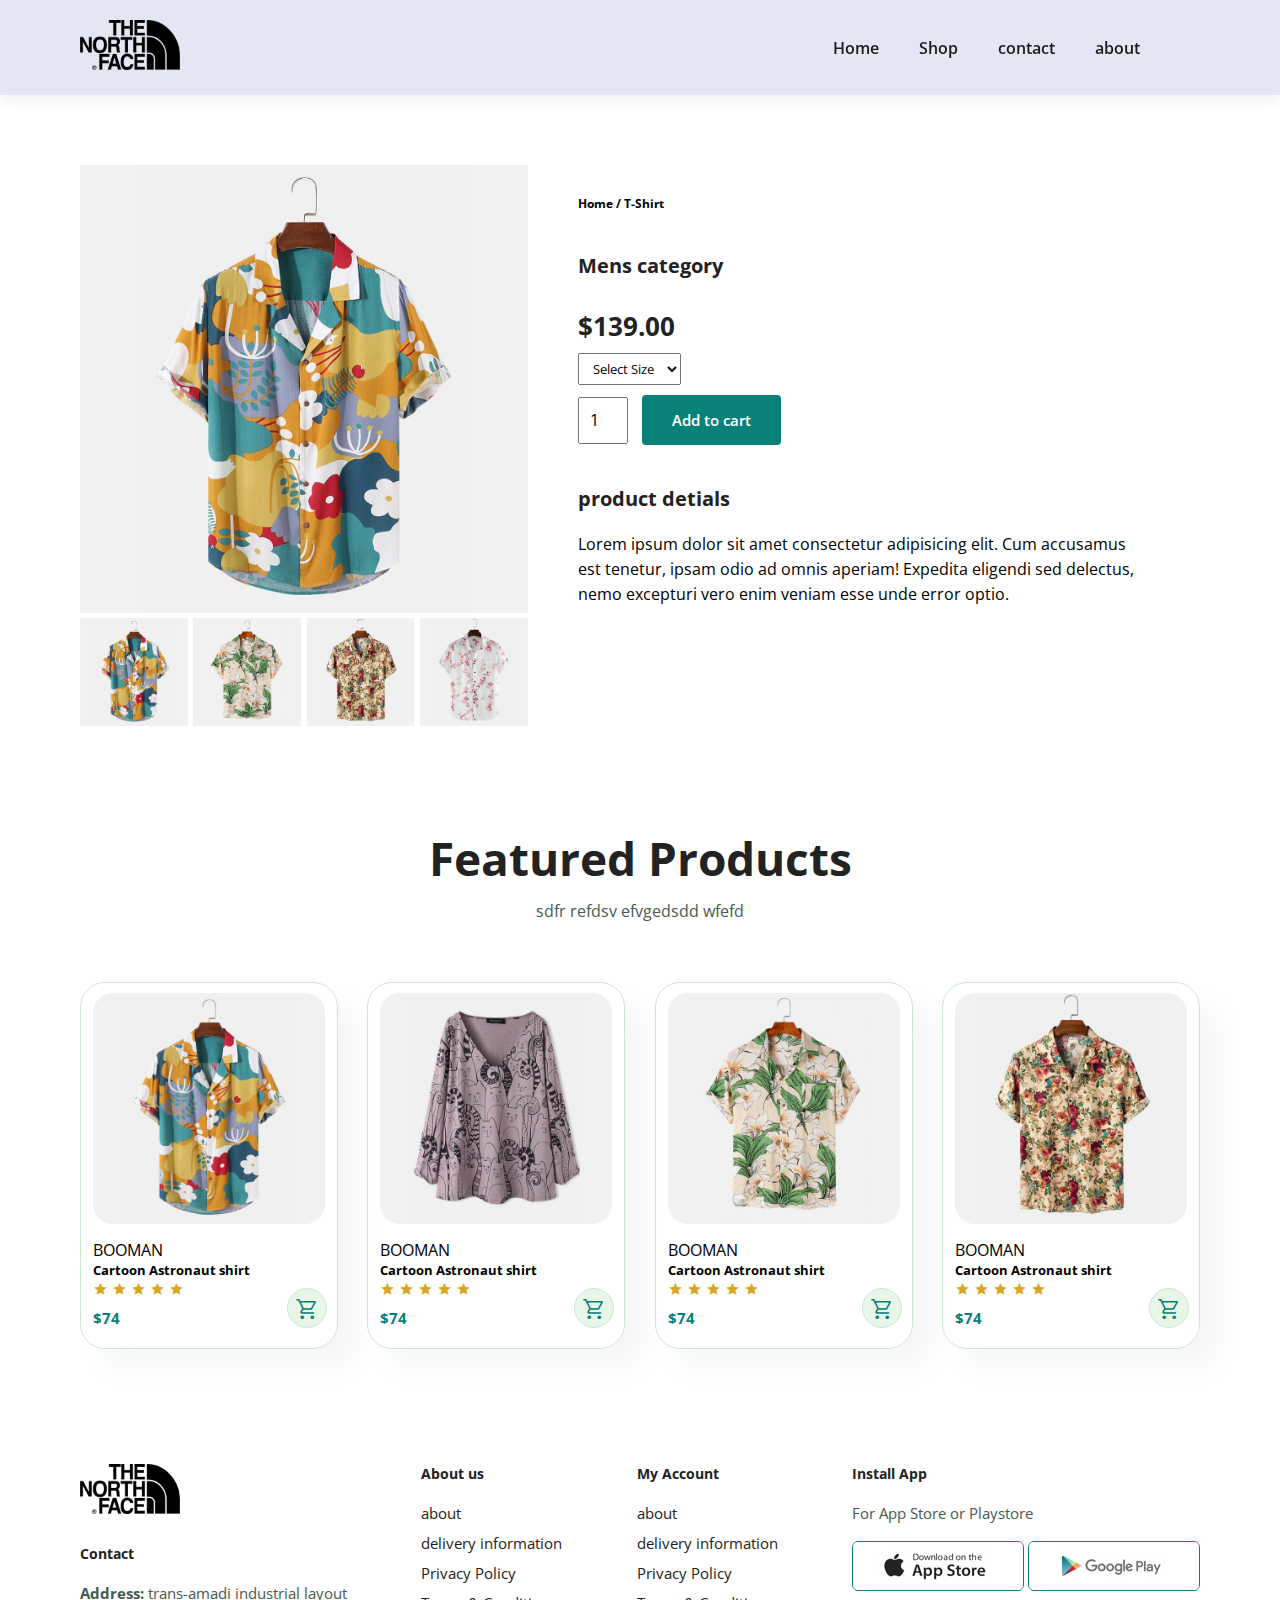
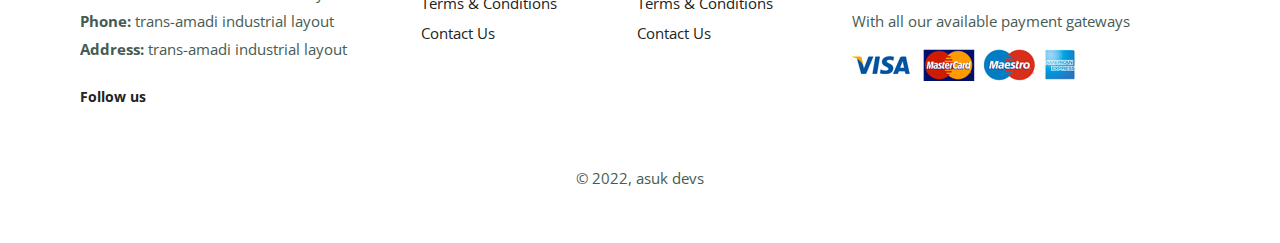
<file: sproduct.html>
<!DOCTYPE html>
<html lang="en">
<head>
    <meta charset="UTF-8">
    <meta http-equiv="X-UA-Compatible" content="IE=edge">
    <meta name="viewport" content="width=device-width, initial-scale=1.0">
    <title>ShopRegi</title>
    <link rel='stylesheet' href='https://cdn-uicons.flaticon.com/uicons-bold-rounded/css/uicons-bold-rounded.css'>
    <link rel="stylesheet" href="https://fonts.googleapis.com/css2?family=Material+Symbols+Outlined:opsz,wght,FILL,GRAD@20..48,100..700,0..1,-50..200" />

    <link rel="stylesheet" href="styles.css">
</head>
<body>
    <app-navbar></app-navbar>

    <section id="prodetials" class="section-p1">
        <div class="single-pro-image">
            <img src="img/products/f1.jpg"  width="100%" id="main-img" alt="">

            <div class="small-img-group">
                <div class="small-img-col">
                    <img src="img/products/f1.jpg" width="100%" class="small-img" alt="">
                </div>
                <div class="small-img-col">
                    <img src="img/products/f2.jpg" width="100%" class="small-img" alt="">
                </div>
                <div class="small-img-col">
                    <img src="img/products/f3.jpg" width="100%" class="small-img" alt="">
                </div>
                <div class="small-img-col">
                    <img src="img/products/f4.jpg" width="100%" class="small-img" alt="">
                </div> 

            </div>
        </div>
            <div class="single-prodetials" id="productsId">
                <h6>Home / T-Shirt </h6>
                <h4 id="name">Mens category</h4>
                <h2 id="price">$139.00</h2>
                <select id="select1">
                    <option>Select Size</option>
                    <option>XXXL</option>
                    <option>XXL</option>
                    <option>XL</option>
                    <option>Large</option>
                    <option>Small</option>
                </select>
                <input type="number" class="size  " id="size" value="1">
                <button class="normal buttons">Add to cart</button>
                <h4>product detials</h4>
                <span>
                    Lorem ipsum dolor sit amet consectetur adipisicing elit.
                    Cum accusamus est tenetur, ipsam odio ad omnis aperiam!
                    Expedita eligendi sed delectus, nemo excepturi vero enim
                    veniam esse unde error optio.
                </span>
            </div>
        
    </section>

    <section id="product" class="section-p1">
        <h2>Featured Products</h2>
        <p> sdfr refdsv efvgedsdd wfefd</p>
        <div class="pro-container">
            <div class="pro">
                <img src="img/products/f1.jpg" alt="shirt">
                <div class="des">
                    <span>BOOMAN</span>
                    <h5>Cartoon Astronaut shirt</h5>
                    <div class="star">
                        <span class="material-symbols-outlined">star</span>
                        <span class="material-symbols-outlined">star</span>
                        <span class="material-symbols-outlined">star</span>
                        <span class="material-symbols-outlined">star</span>
                        <span class="material-symbols-outlined">star</span>
                    </div>
                    <h4>$74</h4>
                </div>
                <a href="#"><span class="material-symbols-outlined cart">shopping_cart</span></a>
            </div>
            <div class="pro">
                <img src="img/products/f8.jpg" alt="shirt">
                <div class="des">
                    <span>BOOMAN</span>
                    <h5>Cartoon Astronaut shirt</h5>
                    <div class="star">
                        <span class="material-symbols-outlined">star</span>
                        <span class="material-symbols-outlined">star</span>
                        <span class="material-symbols-outlined">star</span>
                        <span class="material-symbols-outlined">star</span>
                        <span class="material-symbols-outlined">star</span>
                    </div>
                    <h4>$74</h4>
                </div>
                <a href="#"><span class="material-symbols-outlined cart">shopping_cart</span></a>
            </div>
            <div class="pro">
                <img src="img/products/f2.jpg" alt="shirt">
                <div class="des">
                    <span>BOOMAN</span>
                    <h5>Cartoon Astronaut shirt</h5>
                    <div class="star">
                        <span class="material-symbols-outlined">star</span>
                        <span class="material-symbols-outlined">star</span>
                        <span class="material-symbols-outlined">star</span>
                        <span class="material-symbols-outlined">star</span>
                        <span class="material-symbols-outlined">star</span>
                    </div>
                    <h4>$74</h4>
                </div>
                <a href="#"><span class="material-symbols-outlined cart">shopping_cart</span></a>
            </div>
            <div class="pro">
                <img src="img/products/f3.jpg" alt="shirt">
                <div class="des">
                    <span>BOOMAN</span>
                    <h5>Cartoon Astronaut shirt</h5>
                    <div class="star">
                        <span class="material-symbols-outlined">star</span>
                        <span class="material-symbols-outlined">star</span>
                        <span class="material-symbols-outlined">star</span>
                        <span class="material-symbols-outlined">star</span>
                        <span class="material-symbols-outlined">star</span>
                    </div>
                    <h4>$74</h4>
                </div>
                <a href="#"><span class="material-symbols-outlined cart">shopping_cart</span></a>
            </div>
            
        </div>

    </section>

    <footer class="section-p1">
        <div class="foot">
        <div class="col">
            <img src="images/The_North_Face-logo.png" alt="" class="logo">
            <h4>Contact</h4>
            <p><strong>Address:</strong> trans-amadi industrial layout</p>
            <p><strong>Phone:</strong> trans-amadi industrial layout</p>
            <p><strong>Address:</strong> trans-amadi industrial layout</p>
            <div class="follow">
                    <h4>Follow us</h4>
                <div class="icon">
                    <i class="fi fi-brands-facebook"></i>
                    <i class="fi fi-brands-twitter"></i>
                    <i class="fi fi-brands-instagram"></i>
                    <i class="fi fi-brands-pinterest"></i>
                    <i class="fi fi-brands-youtube"></i>
                </div>
            </div>
        </div>

        <div class="col">
            <h4>About us</h4>
            
                <a href="#">about</a>
                <a href="#">delivery information</a>
                <a href="#">Privacy Policy</a>
                <a href="#">Terms & Conditions</a>
                <a href="#">Contact Us</a>

        </div>

        <div class="col">
            <h4>My Account</h4>
            
                <a href="#">about</a>
                <a href="#">delivery information</a>
                <a href="#">Privacy Policy</a>
                <a href="#">Terms & Conditions</a>
                <a href="#">Contact Us</a>
            
        </div>

        <div class="col install">
            <h4>Install App</h4>
            <p> For App Store or Playstore</p>
            <div class="row">
                <img src="img/pay/app.jpg" alt="">
                <img src="img/pay/play.jpg" alt="">
            </div>
            
            <p> With all our available payment gateways</p>
            <img src="img/pay/pay.png" alt="">
        </div>
        
    </div>
       <div class="copyright">
            <p>© 2022, asuk devs</p>
       </div>
        
    </footer>
     
    <script src=" index.js"></script>
</body>
</html>
</file>
<file: styles.css>
@import url('https://fonts.googleapis.com/css2?family=Open+Sans&family=Playfair+Display&display=swap');
@import url('https://cdn-uicons.flaticon.com/uicons-brands/css/uicons-brands.css');

*{
    margin: 0;
    padding:0;
    box-sizing: border-box;
    font-family: 'Open Sans', sans-serif;
}


.material-symbols-outlined {
  font-variation-settings:
  'FILL' 0,
  'wght' 400,
  'GRAD' 0,
  'opsz' 48
}


h1{
    font-size: 50px;
    line-height: 64px;
    color: #222;
}

h2{
    font-size: 46px;
    line-height: 54px;
    color: #222;
}

h4{
    font-size: 20px;
    color: #222;
}

h6{
    font-weight: 700;
    font-size: 12px;
}

p{
    font-size: 16px;
    color: #465b52;
    margin: 15px 0 20px 0;
}

.section-p1{
    padding: 50px 80px;
}

.section-m1{
    margin: 40px 0;
}

button.normal{
    font-size: 15px;
    font-weight: 600;
    color: black;
    background-color: white;
    cursor: pointer;
    padding: 15px 30px;
    border-radius: 4px;
    border: none;
    outline: none;
    transition: 0.2s;
}

body{
    width: 100%;
}

#header{
    display: flex;
    align-items: center;
    justify-content: space-between ;
    padding: 20px 80px;
    background-color: #E3E6F3;
    box-shadow: 0 5px 15px rgba(0, 0, 0, 0.06);
    z-index: 999;
    position: sticky;
    top: 0;
    left: 0;
}

#navbar{
    display: flex;
    align-items: center;
    justify-content: center;
}

#mobile{
    display: none;
    align-items: center;
}

#close {
    display: none;
}

#navbar li {
    list-style: none;
    padding: 0 20px;
    position: relative;
}

#navbar li a{
    text-decoration: none;
    font-size: 16px;
    font-weight: 600;
    color: #1a1a1a;
    transition: 0.4 ease ;
}

#navbar li a:hover,
#navbar li a.active{
    color: #088178;
}

#navbar li a.active::after,
#navbar li a:hover::after{
    content: "";
    width: 30px;
    height: 2px;
    background-color: #088178;
    position: absolute;
    bottom: -4px;
    left: 16px;
}

.logo{
    width: 100px;
    height: 50px;
}

#hero{
    background-image: url("img/hero4.png");
    background-repeat: no-repeat;
    background-size: cover;
    background-position: top 25% right 0;
    height: 90vh;
    width: 100%;
    padding: 0 80px;
    display: flex;
    flex-direction: column;
    align-items: flex-start;
    justify-content: center;
}

#hero h4{
    padding-bottom: 15px;
}

#hero h1{
    color: #088178;
}

#hero button{
    background-image: url("img/button.png");
    background-color: transparent;
    color: #088178;
    border: 0;
    padding: 14px 80px 14px 65px;
    background-repeat: no-repeat;
    font-weight: 700;
    font-size: 15px;
    cursor: pointer;
}

#feature{
    display: flex;
    flex-wrap: wrap;
    justify-content: space-between;
    align-items: center;
}

#feature .fe-box {
    width: 180px;
    text-align: center;
    padding: 25px 15px;
    box-shadow: 20px 20px 34px rgba(0, 0, 0, 0.03);
    border: 1px solid #cce7d0;
    border-radius: 4px;
    margin: 15px 0;
    transition: 0.06;
}

#feature .fe-box:hover{
    box-shadow: 10px 10px 54px rgba(70, 62, 221, 0.2);
}

#feature .fe-box img {
    width: 100%;
    margin-bottom: 10px;
}

#feature .fe-box h6 {
    padding: 5px 8px 6px 8px;
    background-color: rgba(82, 224, 243, 0.452);
    border-radius: 4px;
    line-height: 1;
    display: inline-block;
}

#feature .fe-box:nth-child(2) h6 {
    background-color: rgba(243, 82, 195, 0.699);

}
#feature .fe-box:nth-child(3) h6 {
    background-color: rgba(82, 243, 117, 0.699);
}
#feature .fe-box:nth-child(4) h6 {
    background-color: rgba(28, 137, 226, 0.781);
}
#feature .fe-box:nth-child(5) h6 {
    background-color: rgba(159, 111, 187, 0.699);
}
#feature .fe-box:nth-child(6) h6 {
    background-color: rgba(243, 141, 82, 0.829);
}

#product{
    text-align: center;
}

#product .pro-container{
    display: flex;
    justify-content: space-between;
    padding-top: 25px;
    flex-wrap: wrap;
}

#product .pro{
    width: 23%;
    min-width: 250px;
    padding: 10px 12px;
    border: 1px solid #cce7d0;
    border-radius: 25px;
    cursor: pointer;
    box-shadow: 20px 20px 30px rgba(0, 0, 0, 0.04);
    margin: 15px 0;
    transition: 0.2 ease;
    position: relative;
}

#product .pro:hover{
    box-shadow: 20px 20px 30px rgba(0, 0, 0, 0.07);
}
 
#product .pro img{
    width: 100%;
    border-radius: 20px;
    
}

#product .pro .des{
    text-align: start;
    padding: 10px 0;
}

#product .pro .des .material-symbols-outlined{
    font-size: 15px;
    color: goldenrod;
font-variation-settings:
  'FILL' 1,
  'wght' 400,
  'GRAD' 0,
  'opsz' 48
}

#product .pro .des h4{
     padding-top: 7px;
     font-size: 15px;
     font-weight: 700;
     color: #088178;
}

#product .pro .cart{
    width: 40px;
    height: 40px;
    line-height: 40px;
    border-radius: 50px;
    background-color: #e8f6e8;
    font-weight: 500;
    color: #088178;
    border: 1px solid #cce7d0;
    bottom: 20px;
    right: 10px;
    position: absolute;
}

#banner {
    display: flex;
    flex-direction: column;
    justify-content: center;
    text-align: center;
    align-items: center;
    background-image: url('img/banner/b2.jpg');
    width: 100%;
    height: 40vh;
    background-size: cover;
    background-position: center;
}

#banner h4{
    color: rgb(255, 255, 255);
    font-size: 16px;
}

#banner h2 {
    color: rgb(255, 255, 255);
    font-size: 30px;
    padding: 30px 0;
}


#banner h2 span{
    color: rgba(228, 197, 26, 0.863);
}

#banner button:hover{
    background-color: #088178;
    color: rgb(255, 255, 255);
}

#sm-banner{
    display: flex;
    
    justify-content: space-between;
    flex-wrap:wrap;
}

#sm-banner .banner-box{
    
    display: flex;
    flex-direction: column;
    justify-content: center;
    align-items: flex-start;
    background-image: url('img/banner/b17.jpg');
    min-width: 580px;
    height: 50vh;
    background-size: cover;
    background-position: center;
    padding: 30px;
}

#sm-banner .banner-box:nth-child(2){
    background-image: url('img/banner/b10.jpg');
}

#sm-banner h4{
    color: white;
    font-size: 20px;
    font-weight: 300;
}

#sm-banner h2{
    color: white;
    font-size: 25px;
    font-weight: 600;
}

#sm-banner span{
    color: white;
    font-size: 15px;
    font-weight: 500;
    padding-bottom: 15px;
}

#sm-banner .extra-bn{
    background-color: transparent;
    border: 2px solid white;
    color: white;
}

#sm-banner .banner-box:hover button{
    background-color:#088178;
    border: 2px solid #088178;
    color: white;
    
}

#banner-3 .banner-box{
    
    display: flex;
    flex-direction: column;
    justify-content: center;
    align-items: flex-start;
    background-image: url('img/banner/b7.jpg');
    min-width: 30%;
    height: 30vh;
    background-size: cover;
    background-position: center;
    padding: 20px;
    margin-bottom: 20px;
}

#banner-3 .banner-box:nth-child(2){
    background-image: url('img/banner/b4.jpg');
}

#banner-3 .banner-box:nth-child(3){
    background-image: url('img/banner/b18.jpg');
}


#banner-3{
    display: flex;
    flex-wrap:wrap;
    justify-content: space-between;
    padding:  0 80px  ;
    
}

#banner-3 h2{
    color: white;
    font-size: 22px;
    font-weight: 900;
}

#banner-3 h3{
    color: #ec544e;
    font-size: 15px;
    font-weight: 600;
}

footer .foot{ 
    display: flex;
    flex-wrap: wrap;
    justify-content: space-between;
}

footer .col{
    display: flex;
    flex-direction: column;
    align-items: flex-start;
    margin-bottom: 20px;
}

footer .logo{
    margin-bottom: 30px;
}

footer h4{
    font-size: 14px;
    padding-bottom: 20px;
}

footer p{
    font-size: 15px;
    margin: 0 0 8px 0;
    color: #465b52;
}

footer a{
    font-size: 15px;
    text-decoration: none;
    color: #222;
    margin-bottom:10px;
}

footer .follow{
    margin-top: 20px;
}

footer .follow i{
    color: #465b52;
    padding-right: 4px;
    cursor: pointer;
}

footer .install .row img{
    border: 1px solid #088178;
    border-radius: 6px;
}

footer .copyright{
    width: 100%;
    height: 25px;
    text-align: center;
}

footer .install img{
    border-radius: 6px;
    margin: 10px 0 15px 0;
}

footer .follow i:hover,
footer a:hover{
    color: #088178;
}

/* Contact Page */

#contact_detials{
    display: flex;
    justify-content: space-between;
    align-items: center;
}

#contact_detials .detials{
    width: 40%;
}

#form-details{
    display: flex;
    justify-content: space-around;
    align-items: center;
    margin: 30px;
    padding: 80px;
    border: 1px solid #e1e1e1;
}

#contact_detials .detials span,
#form-details form span{
    font-size: 12px;
}

#contact_detials .detials h2,
#form-details form h2{
    font-size: 26px;
    line-height: 35px;
    padding: 20px 0 ;
}

#contact_detials .detials h3{
    font-size: 16px;
    padding-bottom: 15px;
}

#contact_detials .detials li{
    display: flex;
    list-style: none;
    padding: 10px 0;
}

#contact_detials .detials li i{
    font-size: 14px;
    padding-right: 22px;
}

#contact_detials .detials li p{
    margin: 0;
    font-size: 14px;
}

#contact_detials .map{
    width: 55%;
    height: 400px ;
}

#contact_detials .map iframe{
    width: 100%;
    height: 100%;
}

#form-details form{
    width: 65%;
    display: flex;
    flex-direction: column;
    align-items: flex-start;
}

#form-details form input,
#form-details form textarea{
    width: 100%;
    padding: 12px 15px;
    outline: none;
    margin-bottom: 20px;
    border: 1px solid #e1e1e1;
}

#form-details form button{
    background-color: #088178;
    color: white;
}

#form-details .people div {
    padding-bottom: 25px;
    display: flex;
    align-items: flex-start;
}

#form-details .people img {
    width:65px;
    height: 65px;
    object-fit: cover;
    margin-right: 15px;
}

#form-details .people p {
    margin: 0;
    line-height: 25px;
    font-size: 13px;
}

#form-details .people span {
    display: block;
    font-size: 16px;
    font-weight: 600;
    color: #000;
}

/* cart */

#cart table{
    width: 100%;
    border-collapse: collapse;
    table-layout: fixed;
    white-space: nowrap;
}

#cart table img{
    width: 70px;
}

#cart table td:nth-last-child(1){
    width: 100px;
    text-align: center;
}

#cart table td:nth-last-child(2){
    width: 150px;
    text-align: center;
}

#cart table td:nth-last-child(3){
    width: 250px;
    text-align: center;
}

#cart table td:nth-last-child(4),
#cart table td:nth-last-child(5),
#cart table td:nth-last-child(6)
{
    width: 150px;
    text-align: center;
}

#cart table td:nth-last-child(5) input{
    width: 70px;
    padding: 10px 5px 10px 15px;
}

@media (max-width:799px) {
    .section-p1 {
        padding: 40px 40px;
    }

    #navbar {
        display: flex;
        flex-direction: column;
        align-items: flex-start;
        justify-content: flex-start;
        height: 100vh;
        width: 300px;
        position: fixed;
        top: 0;
        right: -300px;
        background-color: #E3E6F3;
        box-shadow: 0 40px 60px rgba(0, 0, 0, 0.1);
        padding: 80px 0 0 10px;
        transition: 0.4s;
    }

    #navbar.active{
        right: 0;
    }

    #navbar li{
        margin-bottom: 25px;
    }

    #mobile{
        display: flex;
        align-items: center;
        
    }

    #mobile i{
        color: #1a1a1a;
        font-size: 24px;
        padding-left: 20px;
    }

    #close {
        position: absolute;
        top: 30px;
        left: 30px;
        color: #1a1a1a;
        font-size: 24px;
        text-decoration: none;
        display:initial;
    }

    #lg-cart{
        display: none;
    }


    #hero {

        height: 70vh;
        padding: 0 80px;
        background-position: top 30% right 30%;
    }

    #feature {
        
        justify-content: center;
    }

    #feature .fe-box {
       
        margin: 15px 15px;
    }

    #product .pro-container {
        
        justify-content: center;
    }

    #product .pro {
        margin: 15px;
    }

    #banner {
        height: 20vh;  
    }

    #sm-banner .banner-box {

        min-width: 100%;
        height: 30vh;
    }

    #banner-3 {
        
        padding: 0 40px;
    }

    #banner-3 .banner-box {
        
        width: 28%;
        
    }
    /* contact page */
    #form-details {
        margin: 30px;
        padding: 50px;
        
    }

    #form-details form {
        width: 50%;

    }
}

/* shop page start */

#page-header{
    background-image: url('img/banner/b1.jpg');
    background-size: cover;
    height: 40vh;
    width: 100%;
    display: flex;
    justify-content: center;
    text-align: center;
    flex-direction: column;
    color: white;
    padding: 15px;

}

#page-header h2{
    color: white;
}
#page-header p{
    color: white;
}

#pagenation{
    justify-content: center;
    text-align: center;
    
}

#pagenation a{
    text-decoration: none;
    background-color: #088178;
    padding: 15px 20px;
    border-radius: 4px;
    color: white;
    font-weight: 600;
}

#pagenation a i{
    font-size: 16px;
    font-weight: 600;
}
/* shop page ends */

/* product page */
#prodetials{
    display: flex;
    margin-top: 20px;
}

#prodetials .single-pro-image {
    width: 40%;
    margin-right: 50px;
}

.small-img-group{
    display: flex;
    justify-content: space-between;
}

.small-img-col{
    flex-basis: 24%;
    cursor: pointer;
}

#prodetials .single-prodetials{
    width: 50%;
    padding-top: 30px;
}

#prodetials .single-prodetials h4{
    padding: 40px 0 20px 0;
}

#prodetials .single-prodetials h2{
    font-size: 26px;
}

#prodetials .single-prodetials select{
    padding: 5px  10px ;
    display: block;
    margin-bottom: 10px;
}

#prodetials .single-prodetials input{
    width: 50px;
    height: 47px;
    padding-left: 10px;
    font-size: 16px;
    margin-right: 10px;
}

#prodetials .single-prodetials input:focus{
    outline: none;
}

#prodetials .single-prodetials button{
    background-color: #088178;
    color: white;
}

#prodetials .single-prodetials span{
    line-height: 25px;
}

/* about page */
#about-header{
    background-image: url('img/about/banner.png');
    background-size: cover;
    height: 40vh;
    width: 100%;
    display: flex;
    justify-content: center;
    text-align: center;
    flex-direction: column;
    color: white;
    padding: 15px;
    
}



#about-header h2{
    color: white;
}

#about-header p{
    color: white;
}

#about-head img{
    width: 50%;
    height: auto;
}

#about-head {
    display: flex;
    align-items: center;
     
}

#about-head div{
    padding-left: 40px;
     
}

#about-app{
    text-align: center;
}

#about-app .video{
    width: 80%;
    height: auto;
    align-items: center;
    border-radius: 8px;
}


@media (max-width:480px) {
    #header {
        padding: 10px 27px;
    }
    .section-p1 {
        padding: 20px;
    }

    #hero {

        height: 50vh;
        padding: 0 20px;
        background-position: top 20% right 40%;
    }

    h2 {
        font-size: 35px;
    }

    h1 {
        font-size: 40px;
    }

    #feature .fe-box {
        width: 120px;
        margin: 0 0 15px 0;
    }

    #feature {
        justify-content: space-between;
    }

    #product .pro {
        width: 100%;
       
    }

    #banner {
        height: 40vh;
    }

    #sm-banner .banner-box {
        height: 40vh;
    }

    #sm-banner .banner-box:nth-child(2) {
        margin-top: 20px;
    }

    #banner-3 {
        padding: 0 20px;
    }

    #banner-3 .banner-box {
        width: 100%;
    }

    /* single product */
    #prodetials {
        display: flex;
        flex-direction: column;
    }

    #prodetials .single-pro-image {
        width: 100%;
        margin-right: 0%;
    }

    #prodetials .single-prodetials {
        width: 100%;
       
    }

    #about-head {
        flex-direction: column;
        
    }

    #about-head img {
        width: 100%;
        margin-bottom: 20px;
    }

    #about-head div h2{
        text-align: center;
    }

    #about-head div {
        padding-left: 0;
    }

    /* contact */

    #contact_detials {
        flex-direction: column;
    }

    #contact_detials .detials {
        width: 100%;
        margin-bottom: 30px;
    }

    #contact_detials .map {
        width: 100%;
    
    }

    #form-details {
        margin: 10px;
        padding: 30px 10px;
        flex-wrap: wrap;
    }

    #form-details form {
        width: 100%;
        margin-bottom: 30px;
        
    }
}
</file>
